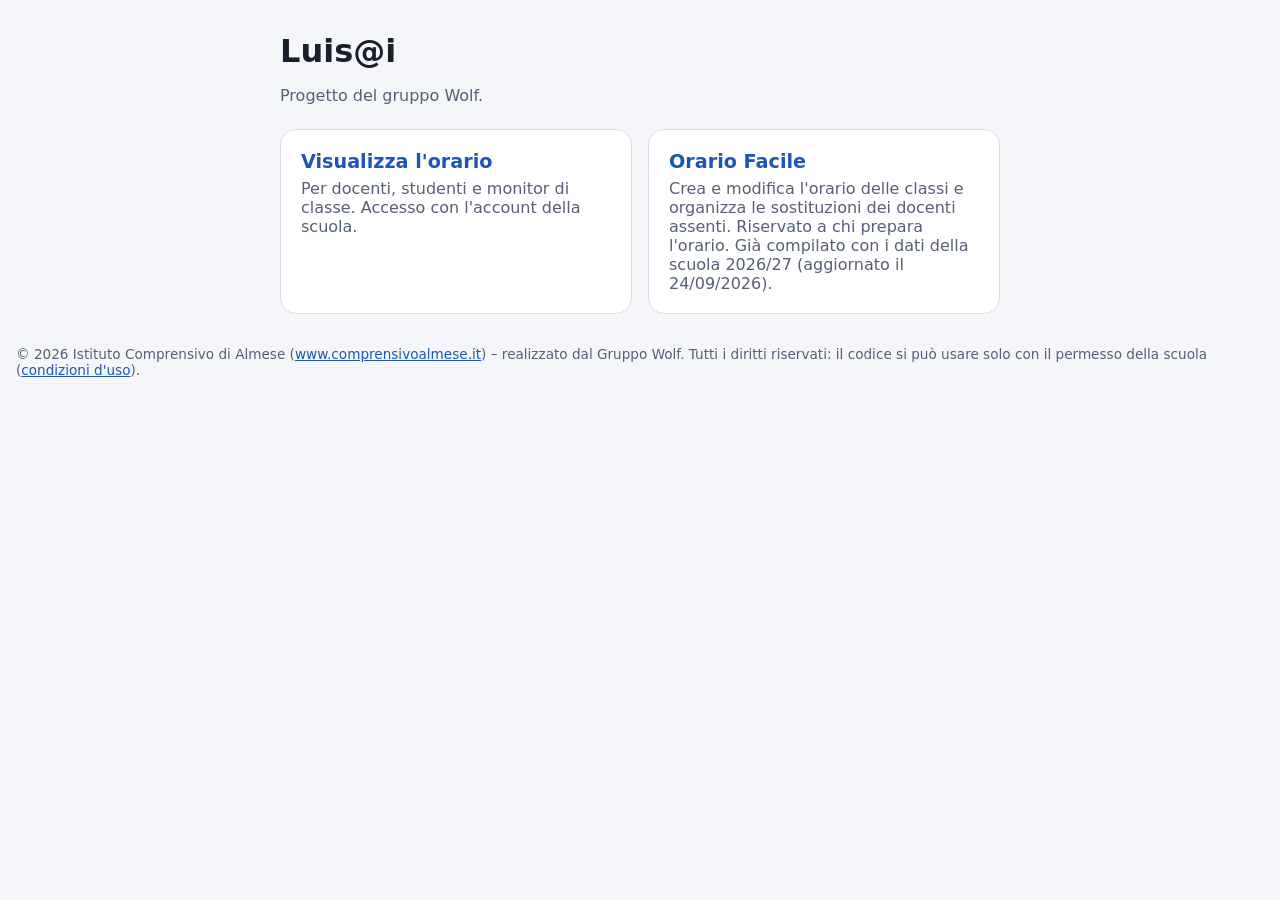
<file: index.html>
<!doctype html>
<!-- © 2026 Istituto Comprensivo di Almese (www.comprensivoalmese.it) – realizzato dal Gruppo Wolf.
     Tutti i diritti riservati: nessun uso senza permesso scritto della scuola (vedi LICENZA.md) -->
<html lang="it">
<head>
  <meta charset="utf-8">
  <meta name="viewport" content="width=device-width, initial-scale=1">
  <title>Luis@i – IC Almese</title>
  <link rel="icon" href="app/icone/icona.svg" type="image/svg+xml">
  <!-- Icona per iPhone/iPad quando si usa "Aggiungi alla schermata Home" (Apple non legge l'SVG) -->
  <link rel="apple-touch-icon" sizes="180x180" href="app/icone/apple-touch-icon.png">
  <style>
    :root { --sfondo: #f4f6fa; --scheda: #fff; --testo: #1a1f2b; --tenue: #566074; --primario: #1c56b8; --bordo: #d8dde7; }
    @media (prefers-color-scheme: dark) {
      :root { --sfondo: #11151c; --scheda: #1a2029; --testo: #e8ecf3; --tenue: #a3adbf; --primario: #7fa8f5; --bordo: #313a48; }
    }
    body { font-family: system-ui, sans-serif; margin: 0; padding: 32px 16px; background: var(--sfondo); color: var(--testo); }
    main { max-width: 720px; margin: 0 auto; }
    h1 { margin: 0 0 4px; }
    p { color: var(--tenue); }
    .schede { display: grid; gap: 16px; grid-template-columns: repeat(auto-fit, minmax(260px, 1fr)); margin-top: 24px; }
    /* Ogni scheda è un link grande, comodo da toccare */
    .scheda { display: block; padding: 20px; border-radius: 16px; background: var(--scheda); border: 1px solid var(--bordo); color: inherit; text-decoration: none; }
    .scheda:hover, .scheda:focus-visible { border-color: var(--primario); }
    .scheda strong { display: block; font-size: 1.2rem; color: var(--primario); margin-bottom: 6px; }
    .scheda span { color: var(--tenue); }
    .crediti { margin-top: 32px; font-size: .85rem; }
    .crediti a { color: var(--primario); }
  </style>
</head>
<body>
  <main>
    <h1>Luis@i</h1>
    <p>Progetto del gruppo Wolf.</p>
    <div class="schede">
      <a class="scheda" href="app/">
        <strong>Visualizza l'orario</strong>
        <span>Per docenti, studenti e monitor di classe. Accesso con l'account della scuola.</span>
      </a>
      <a class="scheda" href="orario-facile/">
        <strong>Orario Facile</strong>
        <span>Crea e modifica l'orario delle classi e organizza le sostituzioni dei docenti assenti. Riservato a chi prepara l'orario. Già compilato con i dati della scuola 2026/27 (aggiornato il 24/09/2026).</span>
      </a>
    </div>
  </main>
  <!-- Copyright e condizioni d'uso del codice (vedi LICENZA.md) -->
  <footer class="crediti">
    <p>© 2026 Istituto Comprensivo di Almese
      (<a href="https://www.comprensivoalmese.it">www.comprensivoalmese.it</a>) – realizzato dal Gruppo Wolf.
      Tutti i diritti riservati: il codice si può usare solo con il permesso della scuola
      (<a href="https://github.com/comprensivoalmese/orario/blob/main/LICENZA.md">condizioni d'uso</a>).</p>
  </footer>
</body>
</html>
</file>
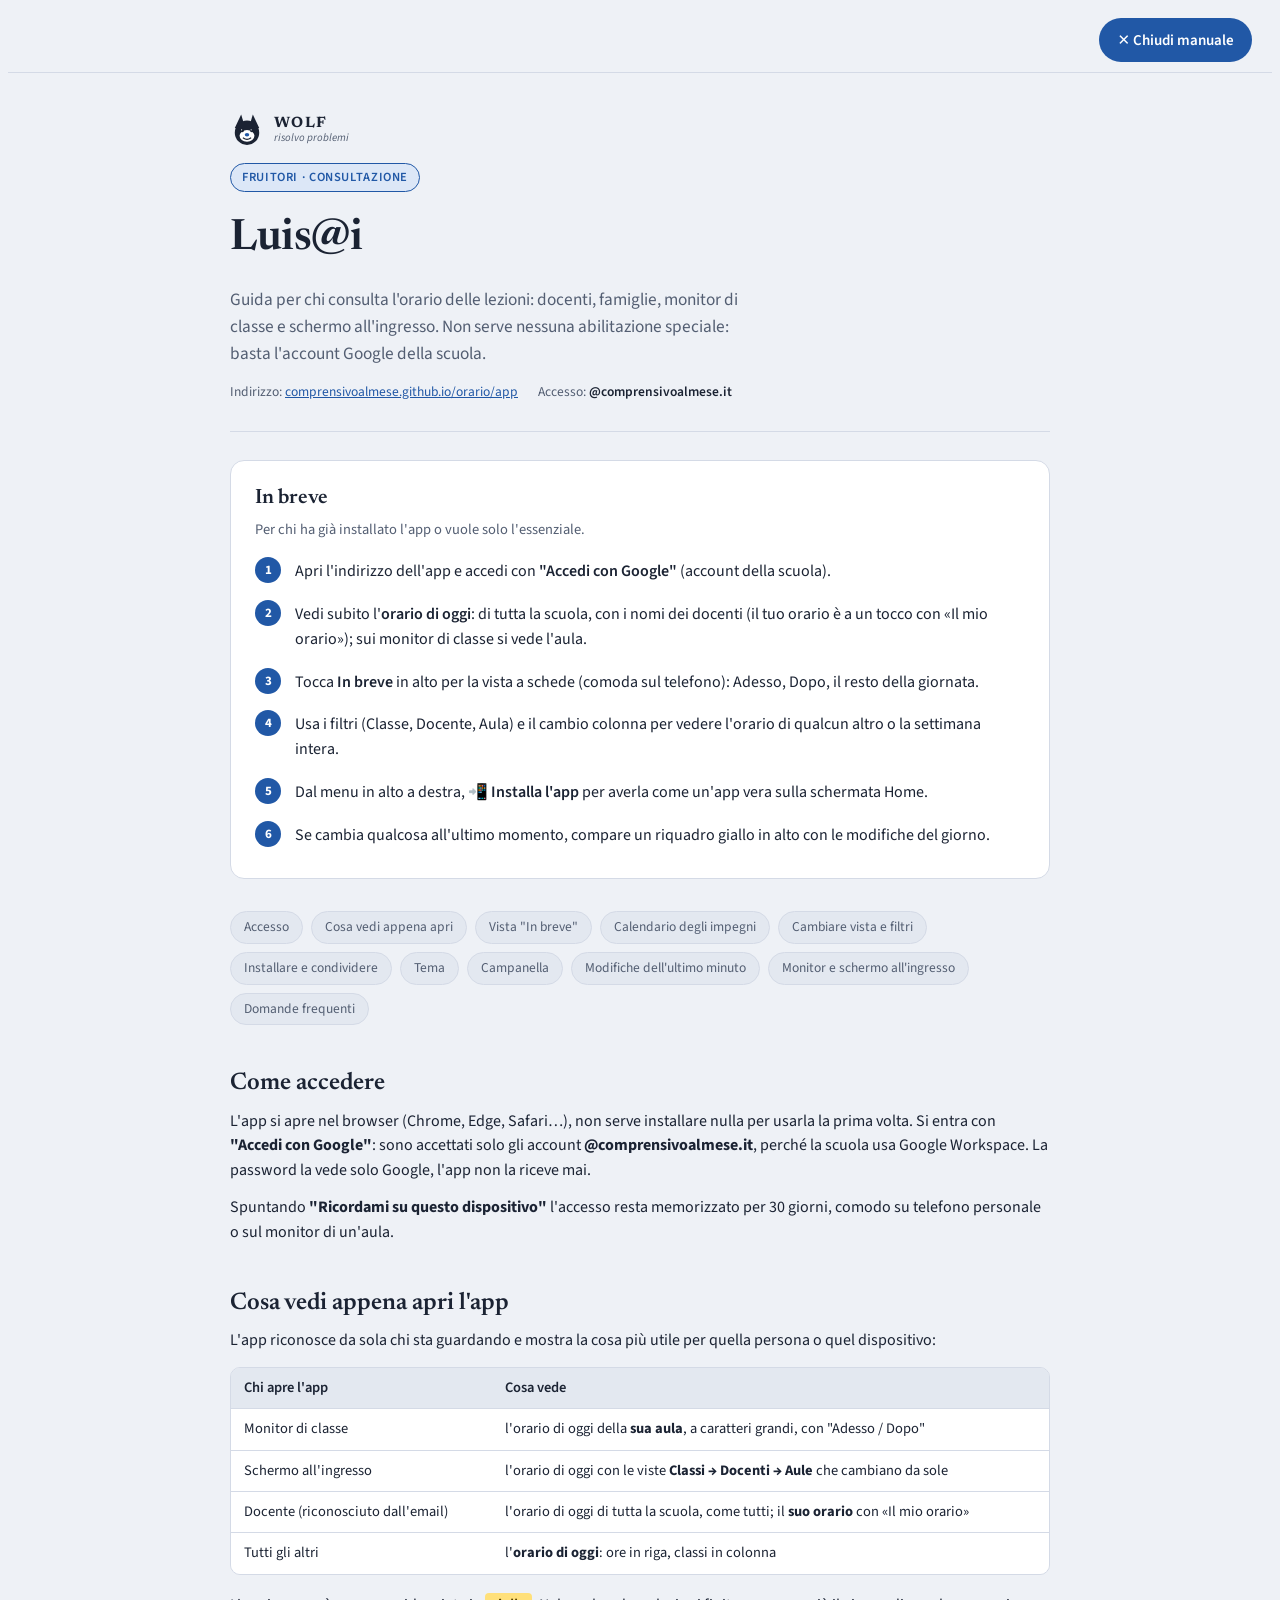
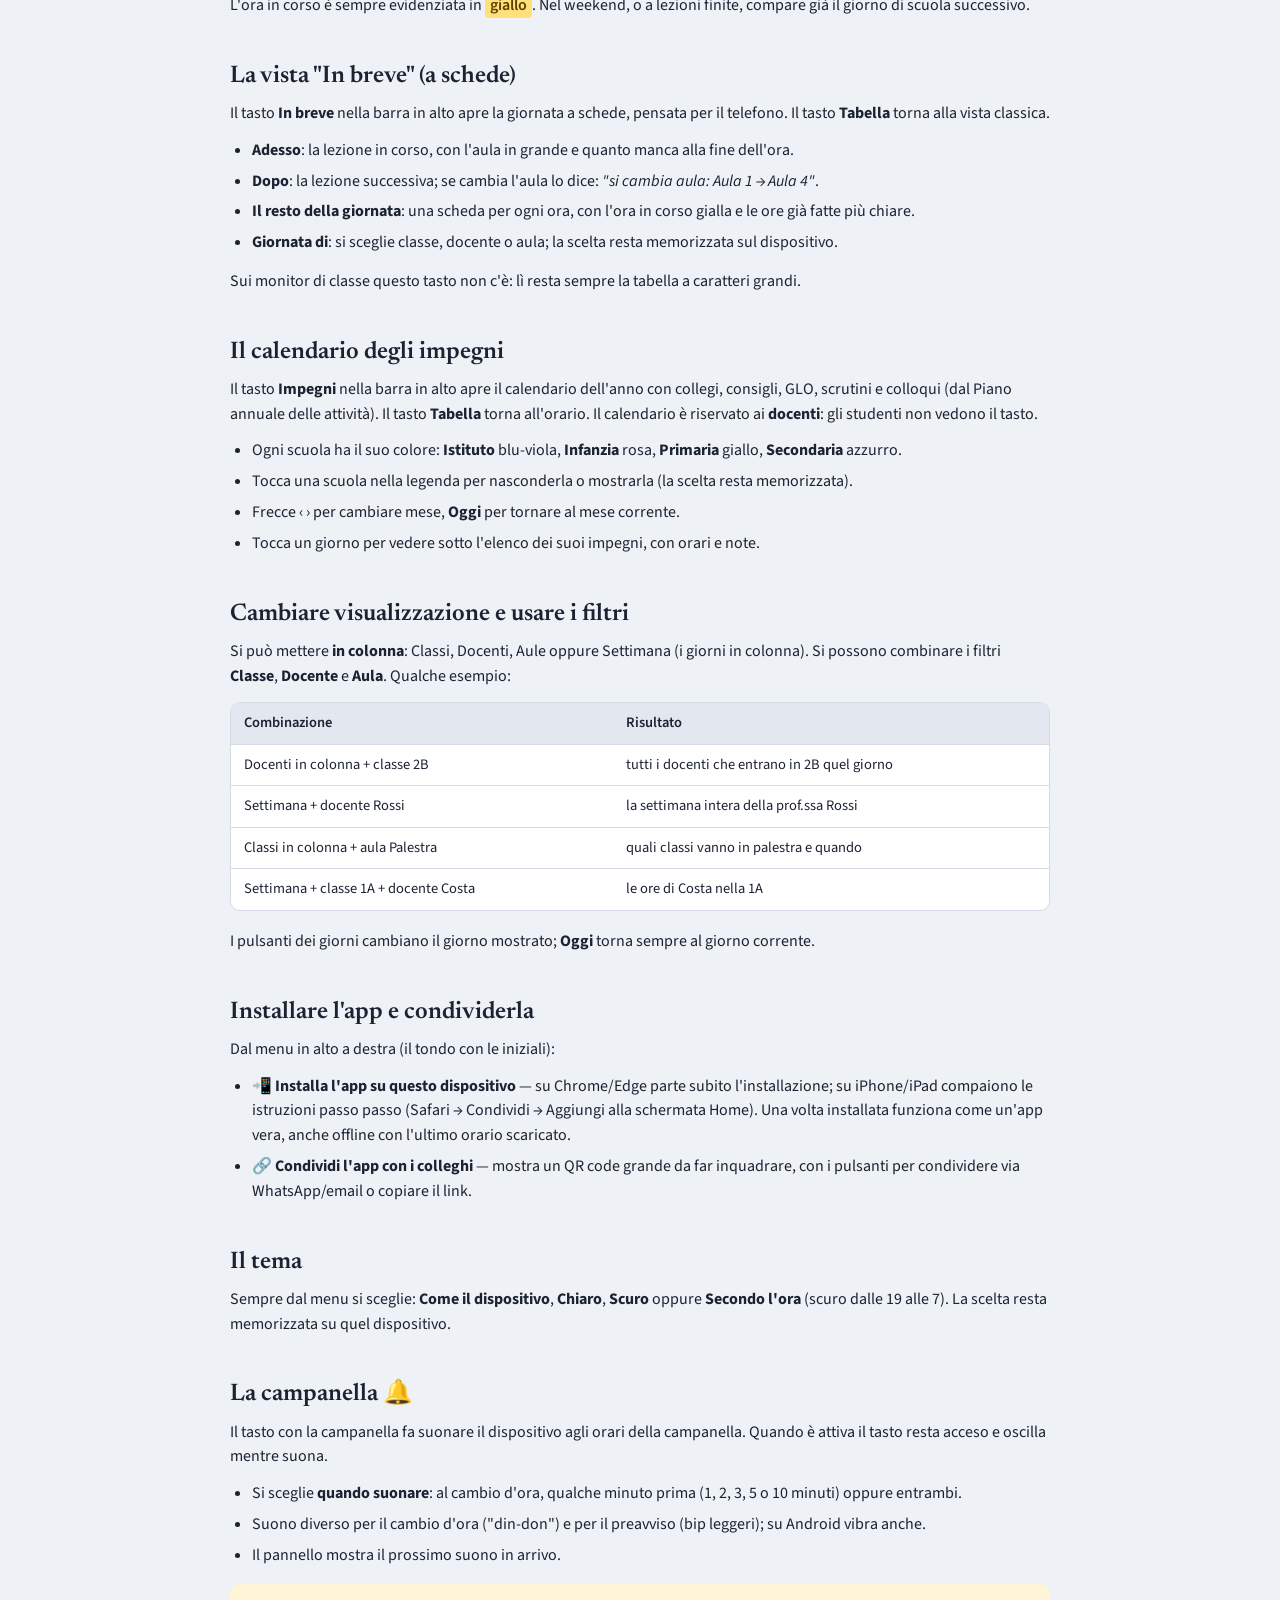
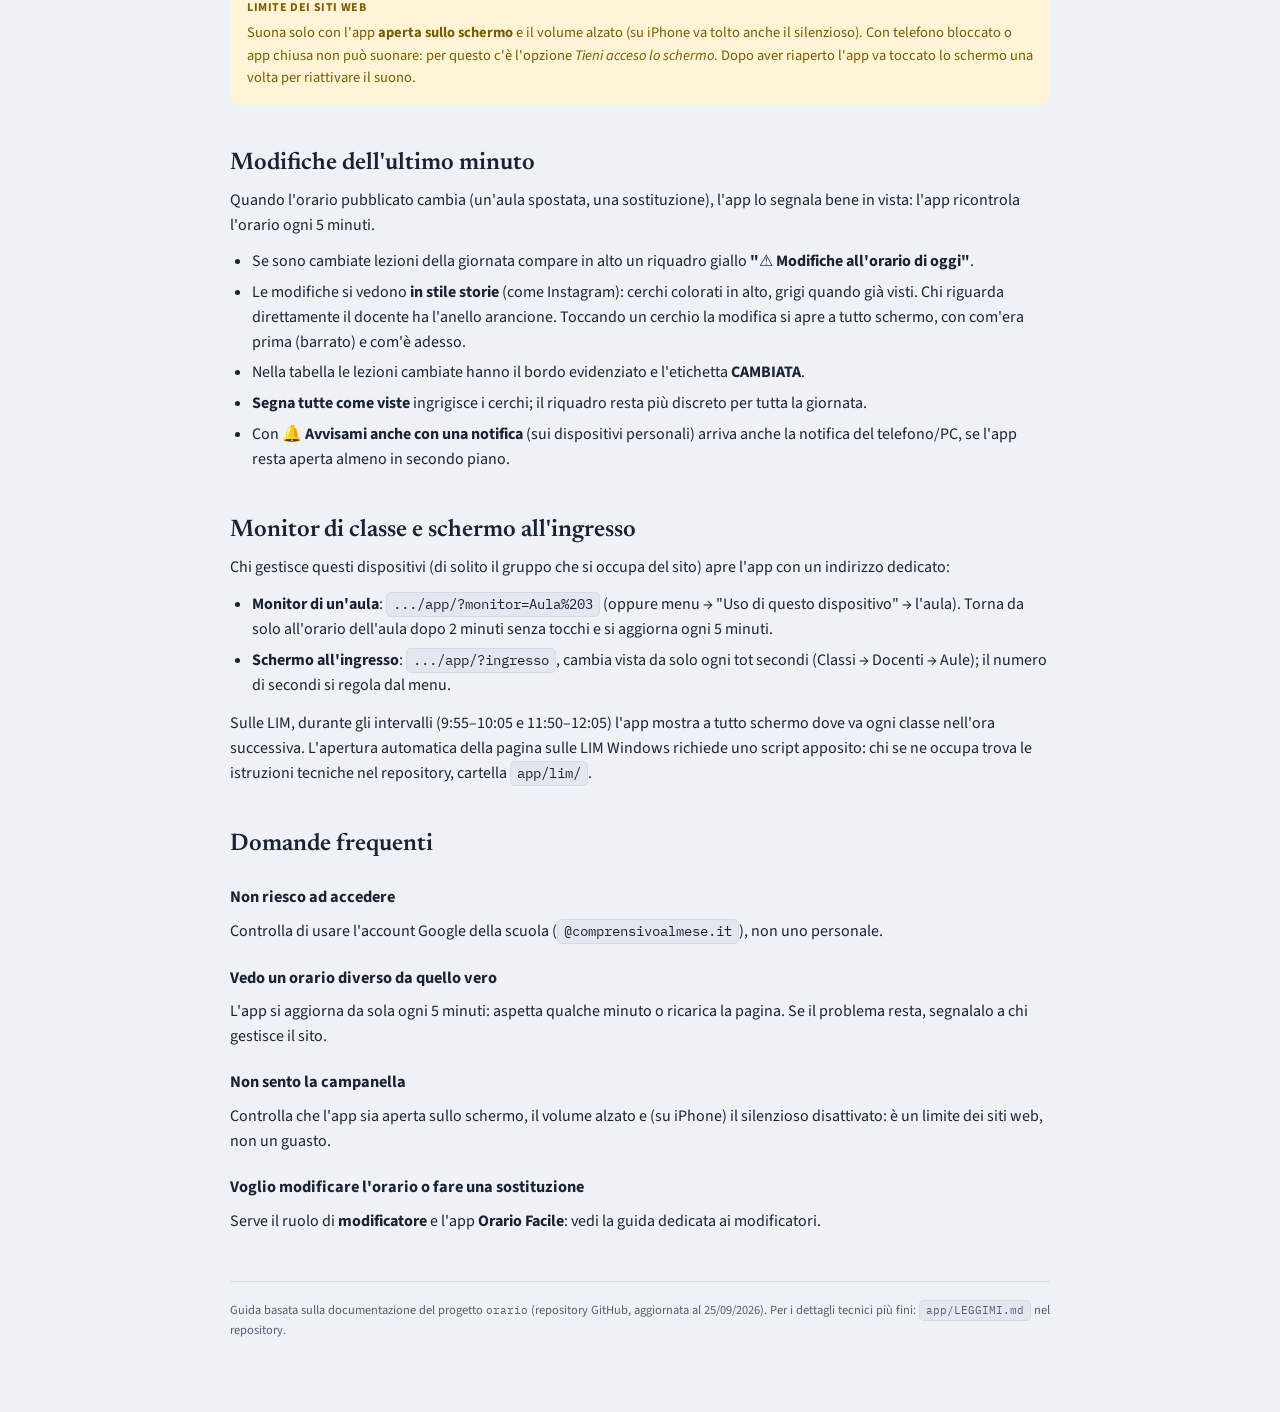
<file: app/manuale.html>
<!doctype html>
<html lang="it">
<head>
<meta charset="utf-8">
<meta name="viewport" content="width=device-width, initial-scale=1">
<title>Luis@i</title>
<style>
  @import url('https://fonts.googleapis.com/css2?family=Newsreader:ital,wght@0,400;0,500;0,600;0,700;1,500&family=Source+Sans+3:wght@400;500;600;700&family=IBM+Plex+Mono:wght@400;500&display=swap');

  :root{
    --bg:#EEF1F6; --surface:#FFFFFF; --surface-2:#E3E8F0;
    --ink:#1B2333; --ink-soft:#535E72; --line:#D4DAE6;
    --accent:#2158A6; --accent-ink:#FFFFFF; --accent-soft:#DCE7F7;
    --good:#2E7D52; --good-bg:#E4F3EA;
    --warn-bg:#FFF4D6; --warn-ink:#7A5B00;
    --hi:#FFE07A; --hi-ink:#5B4300;
    --font-display:"Newsreader", Georgia, serif;
    --font-body:"Source Sans 3", system-ui, sans-serif;
    --font-mono:"IBM Plex Mono", ui-monospace, monospace;
  }
  @media (prefers-color-scheme: dark){
    :root:not([data-theme="light"]){
      --bg:#10141D; --surface:#181E2A; --surface-2:#212938;
      --ink:#E7EAF2; --ink-soft:#9AA3B7; --line:#2B3345;
      --accent:#7FB0EE; --accent-ink:#0B1220; --accent-soft:#1E2B41;
      --good:#6ED3A0; --good-bg:#173226;
      --warn-bg:#3A2F12; --warn-ink:#F2C94C;
      --hi:#7A6420; --hi-ink:#FFE07A;
    }
  }
  :root[data-theme="dark"]{
    --bg:#10141D; --surface:#181E2A; --surface-2:#212938;
    --ink:#E7EAF2; --ink-soft:#9AA3B7; --line:#2B3345;
    --accent:#7FB0EE; --accent-ink:#0B1220; --accent-soft:#1E2B41;
    --good:#6ED3A0; --good-bg:#173226;
    --warn-bg:#3A2F12; --warn-ink:#F2C94C;
    --hi:#7A6420; --hi-ink:#FFE07A;
  }

  *{box-sizing:border-box;}
  body{
    background:var(--bg); color:var(--ink); font-family:var(--font-body);
    font-size:16px; line-height:1.55; padding-inline:20px;
  }
  .page{max-width:820px; margin:0 auto; padding-block:32px 64px;}

  code, .mono{font-family:var(--font-mono); font-size:0.88em;}
  .mono-tag{
    display:inline-block; background:var(--surface-2); border:1px solid var(--line);
    border-radius:5px; padding:1px 6px; font-family:var(--font-mono); font-size:0.85em;
  }

  a{color:var(--accent);}

  /* ---------- Hero ---------- */
  .hero{
    display:flex; flex-direction:column; gap:14px;
    padding-block:8px 28px; border-bottom:1px solid var(--line); margin-bottom:28px;
  }
  .team-logo{display:flex; align-items:center; gap:10px; margin-bottom:2px;}
  .team-text{display:flex; flex-direction:column; line-height:1.15;}
  .team-name{
    font-family:var(--font-display); font-weight:700; font-size:15px;
    letter-spacing:.09em; text-transform:uppercase; color:var(--ink);
  }
  .team-tag{font-size:11px; color:var(--ink-soft); font-style:italic;}
  .chip{
    display:inline-flex; align-items:center; gap:6px; width:fit-content;
    background:var(--accent-soft); color:var(--accent); border:1px solid var(--accent);
    font-size:12.5px; font-weight:600; letter-spacing:.05em; text-transform:uppercase;
    padding:4px 11px; border-radius:99px;
  }
  h1{
    font-family:var(--font-display); font-weight:600; font-size:clamp(2rem, 5vw, 2.7rem);
    margin:0; text-wrap:balance; letter-spacing:-0.01em;
  }
  .lede{font-size:1.08rem; color:var(--ink-soft); max-width:60ch; margin:0;}
  .meta{
    display:flex; flex-wrap:wrap; gap:8px 20px; font-size:13.5px; color:var(--ink-soft);
  }
  .meta b{color:var(--ink); font-weight:600;}

  /* ---------- Quick box ---------- */
  .quick{
    background:var(--surface); border:1px solid var(--line); border-radius:14px;
    padding:22px 24px 24px; margin-bottom:32px;
  }
  .quick h2{
    font-family:var(--font-display); font-size:1.3rem; margin:0 0 4px; font-weight:600;
  }
  .quick p.sub{margin:0 0 16px; color:var(--ink-soft); font-size:14.5px;}
  .quick ol{margin:0; padding-left:0; list-style:none; display:grid; gap:10px;}
  .quick li{
    display:grid; grid-template-columns:28px 1fr; gap:12px; align-items:start;
  }
  .quick li .n{
    background:var(--accent); color:var(--accent-ink); font-weight:700; font-size:13px;
    width:26px; height:26px; border-radius:50%; display:flex; align-items:center; justify-content:center;
    font-family:var(--font-body);
  }
  .quick li .t{padding-top:2px;}
  .quick li b{font-weight:600;}

  /* ---------- TOC ---------- */
  nav.toc{
    display:flex; flex-wrap:wrap; gap:8px; margin-bottom:40px;
  }
  nav.toc a{
    font-size:13.5px; color:var(--ink-soft); text-decoration:none;
    background:var(--surface-2); border:1px solid var(--line); border-radius:99px;
    padding:5px 13px;
  }
  nav.toc a:hover{color:var(--accent); border-color:var(--accent);}

  /* ---------- Sections ---------- */
  section{margin-bottom:40px; scroll-margin-top:16px;}
  section h2{
    font-family:var(--font-display); font-weight:600; font-size:1.5rem;
    margin:0 0 6px; padding-top:6px; border-top:1px solid var(--line);
    padding-top:20px;
  }
  section > h2:first-child{padding-top:0; border-top:none;}
  h3{font-family:var(--font-body); font-weight:700; font-size:1.02rem; margin:22px 0 8px;}
  p{margin:0 0 12px;}
  ul, ol{margin:0 0 14px; padding-left:22px;}
  li{margin-bottom:6px;}

  .tablewrap{overflow-x:auto; margin:14px 0 18px; border:1px solid var(--line); border-radius:10px;}
  table{border-collapse:collapse; width:100%; font-size:14.5px; min-width:480px;}
  th, td{text-align:left; padding:9px 13px; border-bottom:1px solid var(--line); vertical-align:top;}
  thead th{background:var(--surface-2); font-weight:600;}
  tbody tr:last-child td{border-bottom:none;}
  tbody{background:var(--surface);}

  .box{
    border-radius:10px; padding:14px 16px; margin:16px 0; font-size:14.5px;
    border:1px solid var(--line);
  }
  .box.nota{background:var(--surface-2);}
  .box.attenzione{background:var(--warn-bg); color:var(--warn-ink); border-color:transparent;}
  .box.attenzione b{color:var(--warn-ink);}
  .box p:last-child{margin-bottom:0;}
  .box .lbl{font-weight:700; font-size:12px; text-transform:uppercase; letter-spacing:.05em; display:block; margin-bottom:5px;}

  .swatch{
    display:inline-block; background:var(--hi); color:var(--hi-ink); border-radius:4px;
    padding:0 5px; font-weight:600;
  }

  footer{
    margin-top:48px; padding-top:18px; border-top:1px solid var(--line);
    font-size:12.5px; color:var(--ink-soft);
  }

  @media (max-width:520px){
    .quick{padding:18px 16px 20px;}
  }
  /* Barra con il tasto «Chiudi manuale»: resta sempre in alto anche scorrendo la pagina */
  .barra-manuale{
    position:sticky; top:0; z-index:10; display:flex; justify-content:flex-end;
    margin-inline:-20px; padding:10px 20px; background:var(--bg); border-bottom:1px solid var(--line);
  }
  .chiudi-manuale{
    font-family:var(--font-body); font-size:15px; font-weight:600; min-height:44px;
    background:var(--accent); color:var(--accent-ink); border:0; border-radius:99px; padding:9px 18px; cursor:pointer;
  }
  .chiudi-manuale:focus-visible{outline:3px solid var(--ink); outline-offset:2px;}
</style>
</head>
<body>
<header class="barra-manuale">
  <button type="button" class="chiudi-manuale" id="chiudiManuale" aria-label="Chiudi il manuale e torna all'app Luis@i">✕ Chiudi manuale</button>
</header>

<main class="page">

  <div class="hero">
    <div class="team-logo">
      <svg width="34" height="34" viewBox="0 0 64 64" aria-hidden="true">
        <polygon points="9,28 21,3 29,29" fill="var(--ink)"/>
        <polygon points="55,28 43,3 35,29" fill="var(--ink)"/>
        <circle cx="32" cy="37" r="23" fill="var(--ink)"/>
        <ellipse cx="32" cy="43" rx="14" ry="11" fill="var(--surface)"/>
        <circle cx="23" cy="33" r="3.4" fill="var(--ink)"/>
        <circle cx="41" cy="33" r="3.4" fill="var(--ink)"/>
        <circle cx="21.8" cy="31.7" r="1.1" fill="var(--surface)"/>
        <circle cx="39.8" cy="31.7" r="1.1" fill="var(--surface)"/>
        <ellipse cx="32" cy="41" rx="4.2" ry="3.2" fill="var(--accent)"/>
        <path d="M25,47 Q32,52 39,47" stroke="var(--ink)" stroke-width="2.2" fill="none" stroke-linecap="round"/>
      </svg>
      <span class="team-text">
        <span class="team-name">Wolf</span>
        <span class="team-tag">risolvo problemi</span>
      </span>
    </div>
    <span class="chip">Fruitori · consultazione</span>
    <h1>Luis@i</h1>
    <p class="lede">Guida per chi consulta l'orario delle lezioni: docenti, famiglie, monitor di classe e schermo all'ingresso. Non serve nessuna abilitazione speciale: basta l'account Google della scuola.</p>
    <div class="meta">
      <span>Indirizzo: <a href="https://comprensivoalmese.github.io/orario/app/" target="_blank" rel="noopener">comprensivoalmese.github.io/orario/app</a></span>
      <span>Accesso: <b>@comprensivoalmese.it</b></span>
    </div>
  </div>

  <div class="quick">
    <h2>In breve</h2>
    <p class="sub">Per chi ha già installato l'app o vuole solo l'essenziale.</p>
    <ol>
      <li><span class="n">1</span><span class="t">Apri l'indirizzo dell'app e accedi con <b>"Accedi con Google"</b> (account della scuola).</span></li>
      <li><span class="n">2</span><span class="t">Vedi subito l'<b>orario di oggi</b>: di tutta la scuola, con i nomi dei docenti (il tuo orario è a un tocco con «Il mio orario»); sui monitor di classe si vede l'aula.</span></li>
      <li><span class="n">3</span><span class="t">Tocca <b>In breve</b> in alto per la vista a schede (comoda sul telefono): Adesso, Dopo, il resto della giornata.</span></li>
      <li><span class="n">4</span><span class="t">Usa i filtri (Classe, Docente, Aula) e il cambio colonna per vedere l'orario di qualcun altro o la settimana intera.</span></li>
      <li><span class="n">5</span><span class="t">Dal menu in alto a destra, <b>📲 Installa l'app</b> per averla come un'app vera sulla schermata Home.</span></li>
      <li><span class="n">6</span><span class="t">Se cambia qualcosa all'ultimo momento, compare un riquadro giallo in alto con le modifiche del giorno.</span></li>
    </ol>
  </div>

  <nav class="toc">
    <a href="#accesso">Accesso</a>
    <a href="#apertura">Cosa vedi appena apri</a>
    <a href="#breve">Vista "In breve"</a>
    <a href="#impegni">Calendario degli impegni</a>
    <a href="#viste">Cambiare vista e filtri</a>
    <a href="#installare">Installare e condividere</a>
    <a href="#tema">Tema</a>
    <a href="#campanella">Campanella</a>
    <a href="#modifiche">Modifiche dell'ultimo minuto</a>
    <a href="#dispositivi">Monitor e schermo all'ingresso</a>
    <a href="#faq">Domande frequenti</a>
  </nav>

  <section id="accesso">
    <h2>Come accedere</h2>
    <p>L'app si apre nel browser (Chrome, Edge, Safari…), non serve installare nulla per usarla la prima volta. Si entra con <b>"Accedi con Google"</b>: sono accettati solo gli account <b>@comprensivoalmese.it</b>, perché la scuola usa Google Workspace. La password la vede solo Google, l'app non la riceve mai.</p>
    <p>Spuntando <b>"Ricordami su questo dispositivo"</b> l'accesso resta memorizzato per 30 giorni, comodo su telefono personale o sul monitor di un'aula.</p>
  </section>

  <section id="apertura">
    <h2>Cosa vedi appena apri l'app</h2>
    <p>L'app riconosce da sola chi sta guardando e mostra la cosa più utile per quella persona o quel dispositivo:</p>
    <div class="tablewrap">
      <table>
        <thead><tr><th>Chi apre l'app</th><th>Cosa vede</th></tr></thead>
        <tbody>
          <tr><td>Monitor di classe</td><td>l'orario di oggi della <b>sua aula</b>, a caratteri grandi, con "Adesso / Dopo"</td></tr>
          <tr><td>Schermo all'ingresso</td><td>l'orario di oggi con le viste <b>Classi → Docenti → Aule</b> che cambiano da sole</td></tr>
          <tr><td>Docente (riconosciuto dall'email)</td><td>l'orario di oggi di tutta la scuola, come tutti; il <b>suo orario</b> con «Il mio orario»</td></tr>
          <tr><td>Tutti gli altri</td><td>l'<b>orario di oggi</b>: ore in riga, classi in colonna</td></tr>
        </tbody>
      </table>
    </div>
    <p>L'ora in corso è sempre evidenziata in <span class="swatch">giallo</span>. Nel weekend, o a lezioni finite, compare già il giorno di scuola successivo.</p>
  </section>

  <section id="breve">
    <h2>La vista "In breve" (a schede)</h2>
    <p>Il tasto <b>In breve</b> nella barra in alto apre la giornata a schede, pensata per il telefono. Il tasto <b>Tabella</b> torna alla vista classica.</p>
    <ul>
      <li><b>Adesso</b>: la lezione in corso, con l'aula in grande e quanto manca alla fine dell'ora.</li>
      <li><b>Dopo</b>: la lezione successiva; se cambia l'aula lo dice: <i>"si cambia aula: Aula 1 → Aula 4"</i>.</li>
      <li><b>Il resto della giornata</b>: una scheda per ogni ora, con l'ora in corso gialla e le ore già fatte più chiare.</li>
      <li><b>Giornata di</b>: si sceglie classe, docente o aula; la scelta resta memorizzata sul dispositivo.</li>
    </ul>
    <p>Sui monitor di classe questo tasto non c'è: lì resta sempre la tabella a caratteri grandi.</p>
  </section>

  <section id="impegni">
    <h2>Il calendario degli impegni</h2>
    <p>Il tasto <b>Impegni</b> nella barra in alto apre il calendario dell'anno con collegi, consigli, GLO, scrutini e colloqui (dal Piano annuale delle attività). Il tasto <b>Tabella</b> torna all'orario. Il calendario è riservato ai <b>docenti</b>: gli studenti non vedono il tasto.</p>
    <ul>
      <li>Ogni scuola ha il suo colore: <b>Istituto</b> blu-viola, <b>Infanzia</b> rosa, <b>Primaria</b> giallo, <b>Secondaria</b> azzurro.</li>
      <li>Tocca una scuola nella legenda per nasconderla o mostrarla (la scelta resta memorizzata).</li>
      <li>Frecce ‹ › per cambiare mese, <b>Oggi</b> per tornare al mese corrente.</li>
      <li>Tocca un giorno per vedere sotto l'elenco dei suoi impegni, con orari e note.</li>
    </ul>
  </section>

  <section id="viste">
    <h2>Cambiare visualizzazione e usare i filtri</h2>
    <p>Si può mettere <b>in colonna</b>: Classi, Docenti, Aule oppure Settimana (i giorni in colonna). Si possono combinare i filtri <b>Classe</b>, <b>Docente</b> e <b>Aula</b>. Qualche esempio:</p>
    <div class="tablewrap">
      <table>
        <thead><tr><th>Combinazione</th><th>Risultato</th></tr></thead>
        <tbody>
          <tr><td>Docenti in colonna + classe 2B</td><td>tutti i docenti che entrano in 2B quel giorno</td></tr>
          <tr><td>Settimana + docente Rossi</td><td>la settimana intera della prof.ssa Rossi</td></tr>
          <tr><td>Classi in colonna + aula Palestra</td><td>quali classi vanno in palestra e quando</td></tr>
          <tr><td>Settimana + classe 1A + docente Costa</td><td>le ore di Costa nella 1A</td></tr>
        </tbody>
      </table>
    </div>
    <p>I pulsanti dei giorni cambiano il giorno mostrato; <b>Oggi</b> torna sempre al giorno corrente.</p>
  </section>

  <section id="installare">
    <h2>Installare l'app e condividerla</h2>
    <p>Dal menu in alto a destra (il tondo con le iniziali):</p>
    <ul>
      <li><b>📲 Installa l'app su questo dispositivo</b> — su Chrome/Edge parte subito l'installazione; su iPhone/iPad compaiono le istruzioni passo passo (Safari → Condividi → Aggiungi alla schermata Home). Una volta installata funziona come un'app vera, anche offline con l'ultimo orario scaricato.</li>
      <li><b>🔗 Condividi l'app con i colleghi</b> — mostra un QR code grande da far inquadrare, con i pulsanti per condividere via WhatsApp/email o copiare il link.</li>
    </ul>
  </section>

  <section id="tema">
    <h2>Il tema</h2>
    <p>Sempre dal menu si sceglie: <b>Come il dispositivo</b>, <b>Chiaro</b>, <b>Scuro</b> oppure <b>Secondo l'ora</b> (scuro dalle 19 alle 7). La scelta resta memorizzata su quel dispositivo.</p>
  </section>

  <section id="campanella">
    <h2>La campanella 🔔</h2>
    <p>Il tasto con la campanella fa suonare il dispositivo agli orari della campanella. Quando è attiva il tasto resta acceso e oscilla mentre suona.</p>
    <ul>
      <li>Si sceglie <b>quando suonare</b>: al cambio d'ora, qualche minuto prima (1, 2, 3, 5 o 10 minuti) oppure entrambi.</li>
      <li>Suono diverso per il cambio d'ora ("din-don") e per il preavviso (bip leggeri); su Android vibra anche.</li>
      <li>Il pannello mostra il prossimo suono in arrivo.</li>
    </ul>
    <div class="box attenzione">
      <span class="lbl">Limite dei siti web</span>
      <p>Suona solo con l'app <b>aperta sullo schermo</b> e il volume alzato (su iPhone va tolto anche il silenzioso). Con telefono bloccato o app chiusa non può suonare: per questo c'è l'opzione <i>Tieni acceso lo schermo</i>. Dopo aver riaperto l'app va toccato lo schermo una volta per riattivare il suono.</p>
    </div>
  </section>

  <section id="modifiche">
    <h2>Modifiche dell'ultimo minuto</h2>
    <p>Quando l'orario pubblicato cambia (un'aula spostata, una sostituzione), l'app lo segnala bene in vista: l'app ricontrola l'orario ogni 5 minuti.</p>
    <ul>
      <li>Se sono cambiate lezioni della giornata compare in alto un riquadro giallo <b>"⚠️ Modifiche all'orario di oggi"</b>.</li>
      <li>Le modifiche si vedono <b>in stile storie</b> (come Instagram): cerchi colorati in alto, grigi quando già visti. Chi riguarda direttamente il docente ha l'anello arancione. Toccando un cerchio la modifica si apre a tutto schermo, con com'era prima (barrato) e com'è adesso.</li>
      <li>Nella tabella le lezioni cambiate hanno il bordo evidenziato e l'etichetta <b>CAMBIATA</b>.</li>
      <li><b>Segna tutte come viste</b> ingrigisce i cerchi; il riquadro resta più discreto per tutta la giornata.</li>
      <li>Con <b>🔔 Avvisami anche con una notifica</b> (sui dispositivi personali) arriva anche la notifica del telefono/PC, se l'app resta aperta almeno in secondo piano.</li>
    </ul>
  </section>

  <section id="dispositivi">
    <h2>Monitor di classe e schermo all'ingresso</h2>
    <p>Chi gestisce questi dispositivi (di solito il gruppo che si occupa del sito) apre l'app con un indirizzo dedicato:</p>
    <ul>
      <li><b>Monitor di un'aula</b>: <code class="mono-tag">.../app/?monitor=Aula%203</code> (oppure menu → "Uso di questo dispositivo" → l'aula). Torna da solo all'orario dell'aula dopo 2 minuti senza tocchi e si aggiorna ogni 5 minuti.</li>
      <li><b>Schermo all'ingresso</b>: <code class="mono-tag">.../app/?ingresso</code>, cambia vista da solo ogni tot secondi (Classi → Docenti → Aule); il numero di secondi si regola dal menu.</li>
    </ul>
    <p>Sulle LIM, durante gli intervalli (9:55–10:05 e 11:50–12:05) l'app mostra a tutto schermo dove va ogni classe nell'ora successiva. L'apertura automatica della pagina sulle LIM Windows richiede uno script apposito: chi se ne occupa trova le istruzioni tecniche nel repository, cartella <code class="mono-tag">app/lim/</code>.</p>
  </section>

  <section id="faq">
    <h2>Domande frequenti</h2>
    <h3>Non riesco ad accedere</h3>
    <p>Controlla di usare l'account Google della scuola (<code class="mono-tag">@comprensivoalmese.it</code>), non uno personale.</p>
    <h3>Vedo un orario diverso da quello vero</h3>
    <p>L'app si aggiorna da sola ogni 5 minuti: aspetta qualche minuto o ricarica la pagina. Se il problema resta, segnalalo a chi gestisce il sito.</p>
    <h3>Non sento la campanella</h3>
    <p>Controlla che l'app sia aperta sullo schermo, il volume alzato e (su iPhone) il silenzioso disattivato: è un limite dei siti web, non un guasto.</p>
    <h3>Voglio modificare l'orario o fare una sostituzione</h3>
    <p>Serve il ruolo di <b>modificatore</b> e l'app <b>Orario Facile</b>: vedi la guida dedicata ai modificatori.</p>
  </section>

  <footer>
    Guida basata sulla documentazione del progetto <span class="mono">orario</span> (repository GitHub, aggiornata al 25/09/2026). Per i dettagli tecnici più fini: <code class="mono-tag">app/LEGGIMI.md</code> nel repository.
  </footer>

</main>
<script>
  /*
    «Chiudi manuale» (anche con il tasto Esc): torna alla pagina da cui si è arrivati (all'app Luis@i).
    Se il manuale è stato aperto da solo (link diretto o scheda nuova) prova a chiudere la scheda
    e, se il browser non lo permette, apre la pagina principale.
  */
  (() => {
    function chiudi() {
      let dalSito = false;
      try { dalSito = !!document.referrer && new URL(document.referrer).origin === location.origin; } catch (e) { /* indirizzo non valido */ }
      if (dalSito && history.length > 1) { history.back(); return; }
      window.close();
      setTimeout(() => { location.href = './'; }, 300);
    }
    document.getElementById('chiudiManuale').addEventListener('click', chiudi);
    document.addEventListener('keydown', e => { if (e.key === 'Escape') chiudi(); });
  })();
</script>
</body>
</html>
</file>
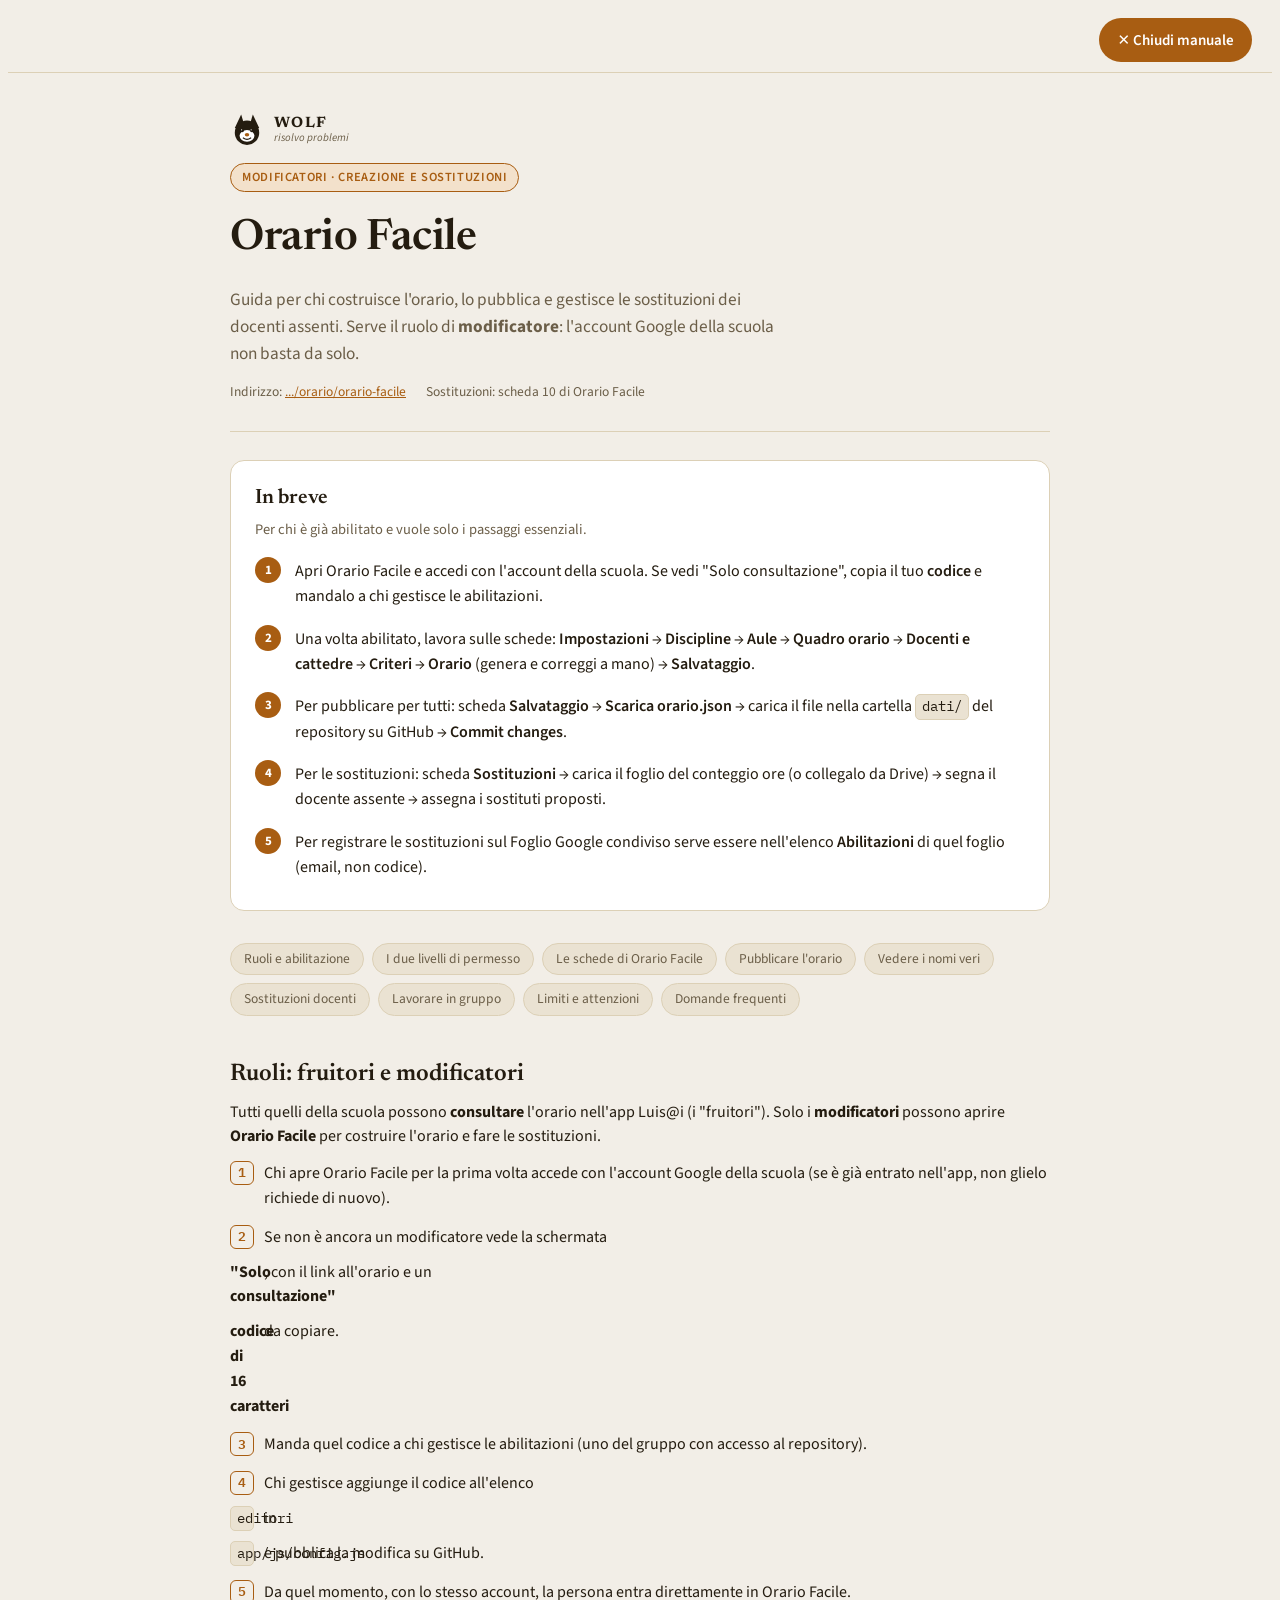
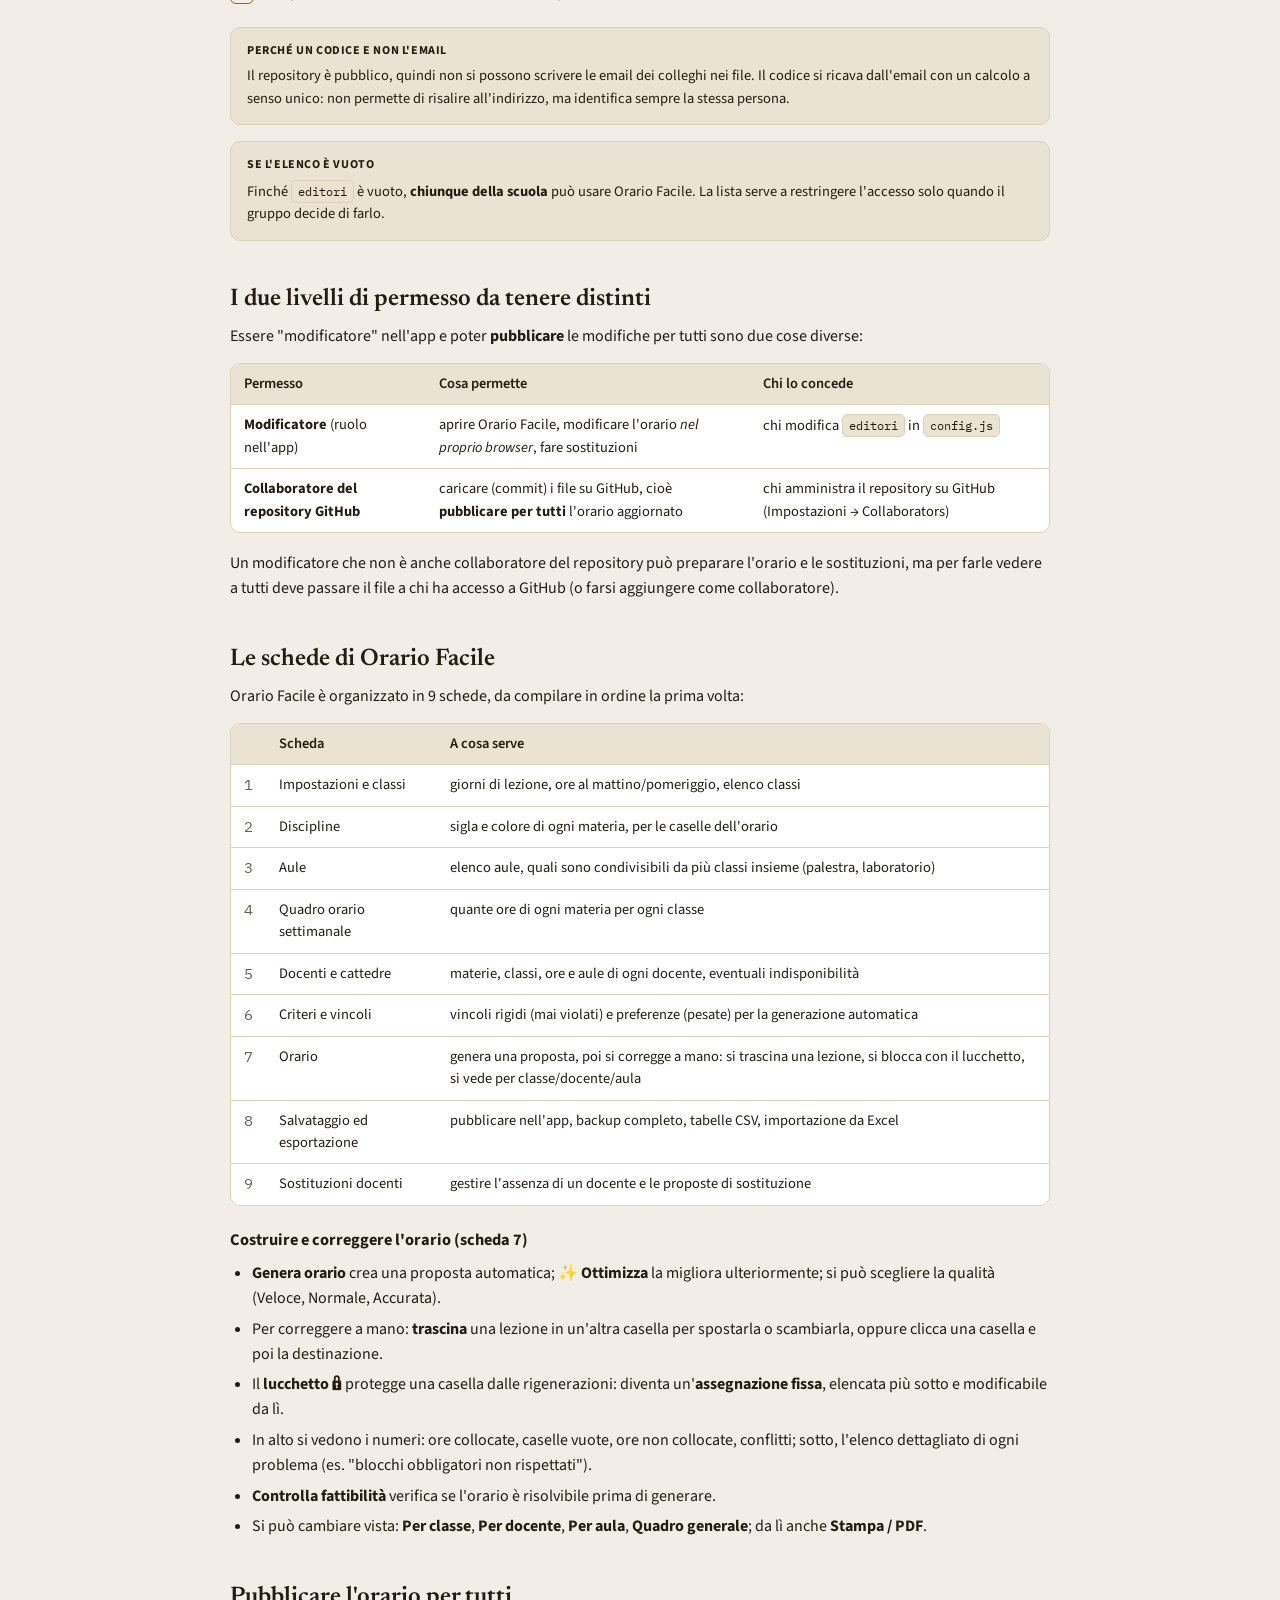
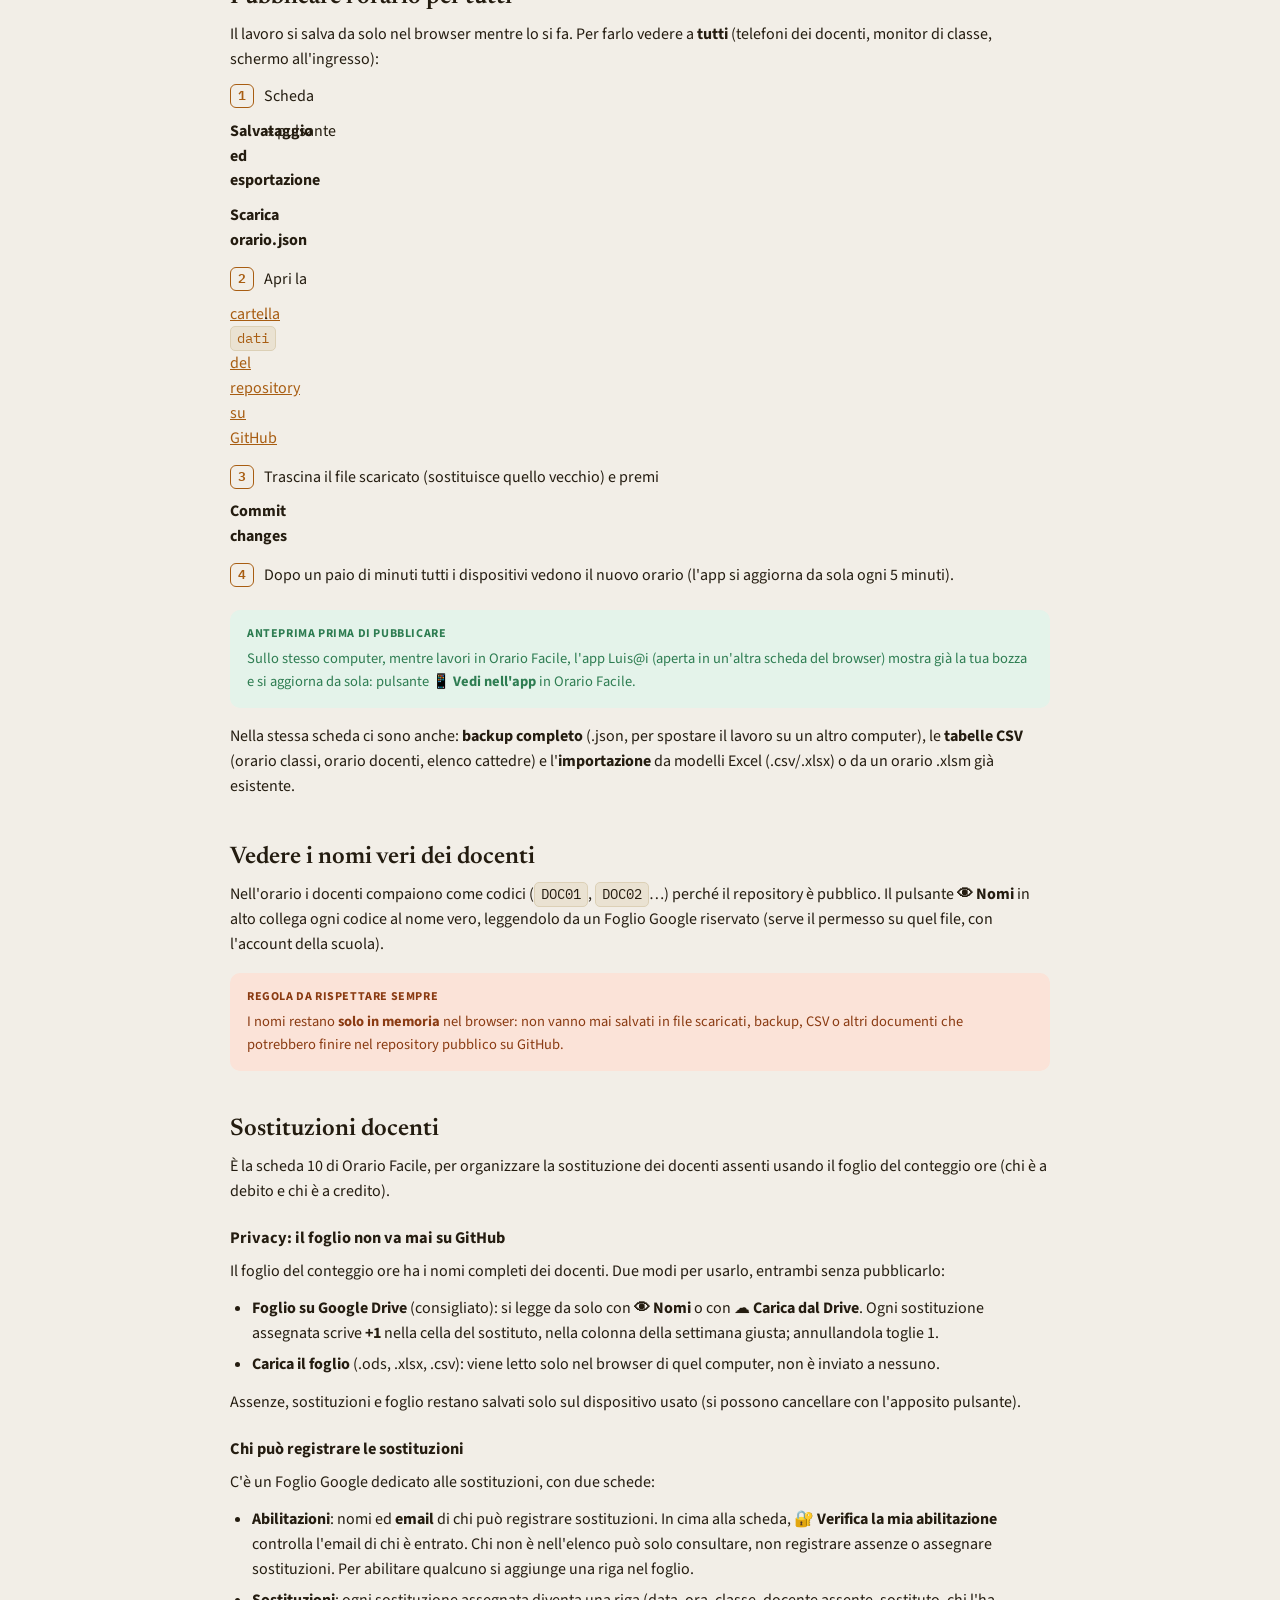
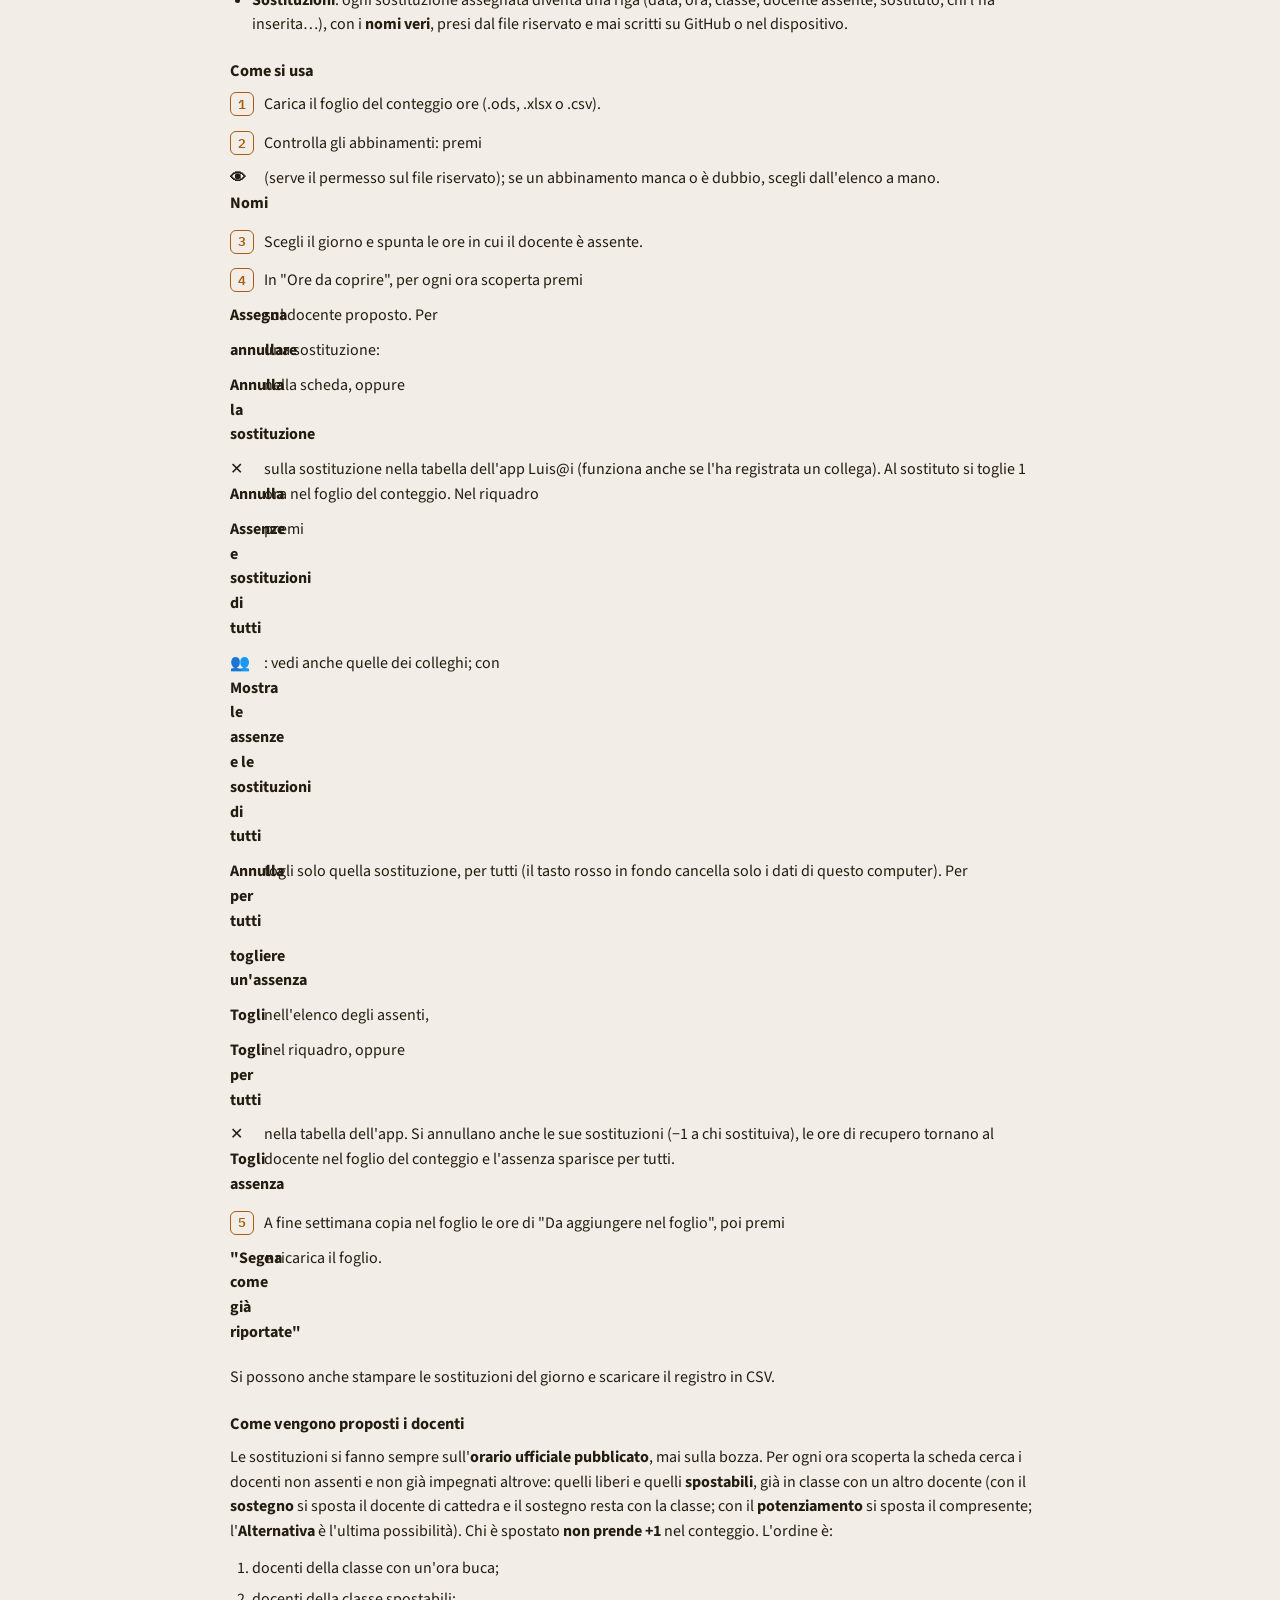
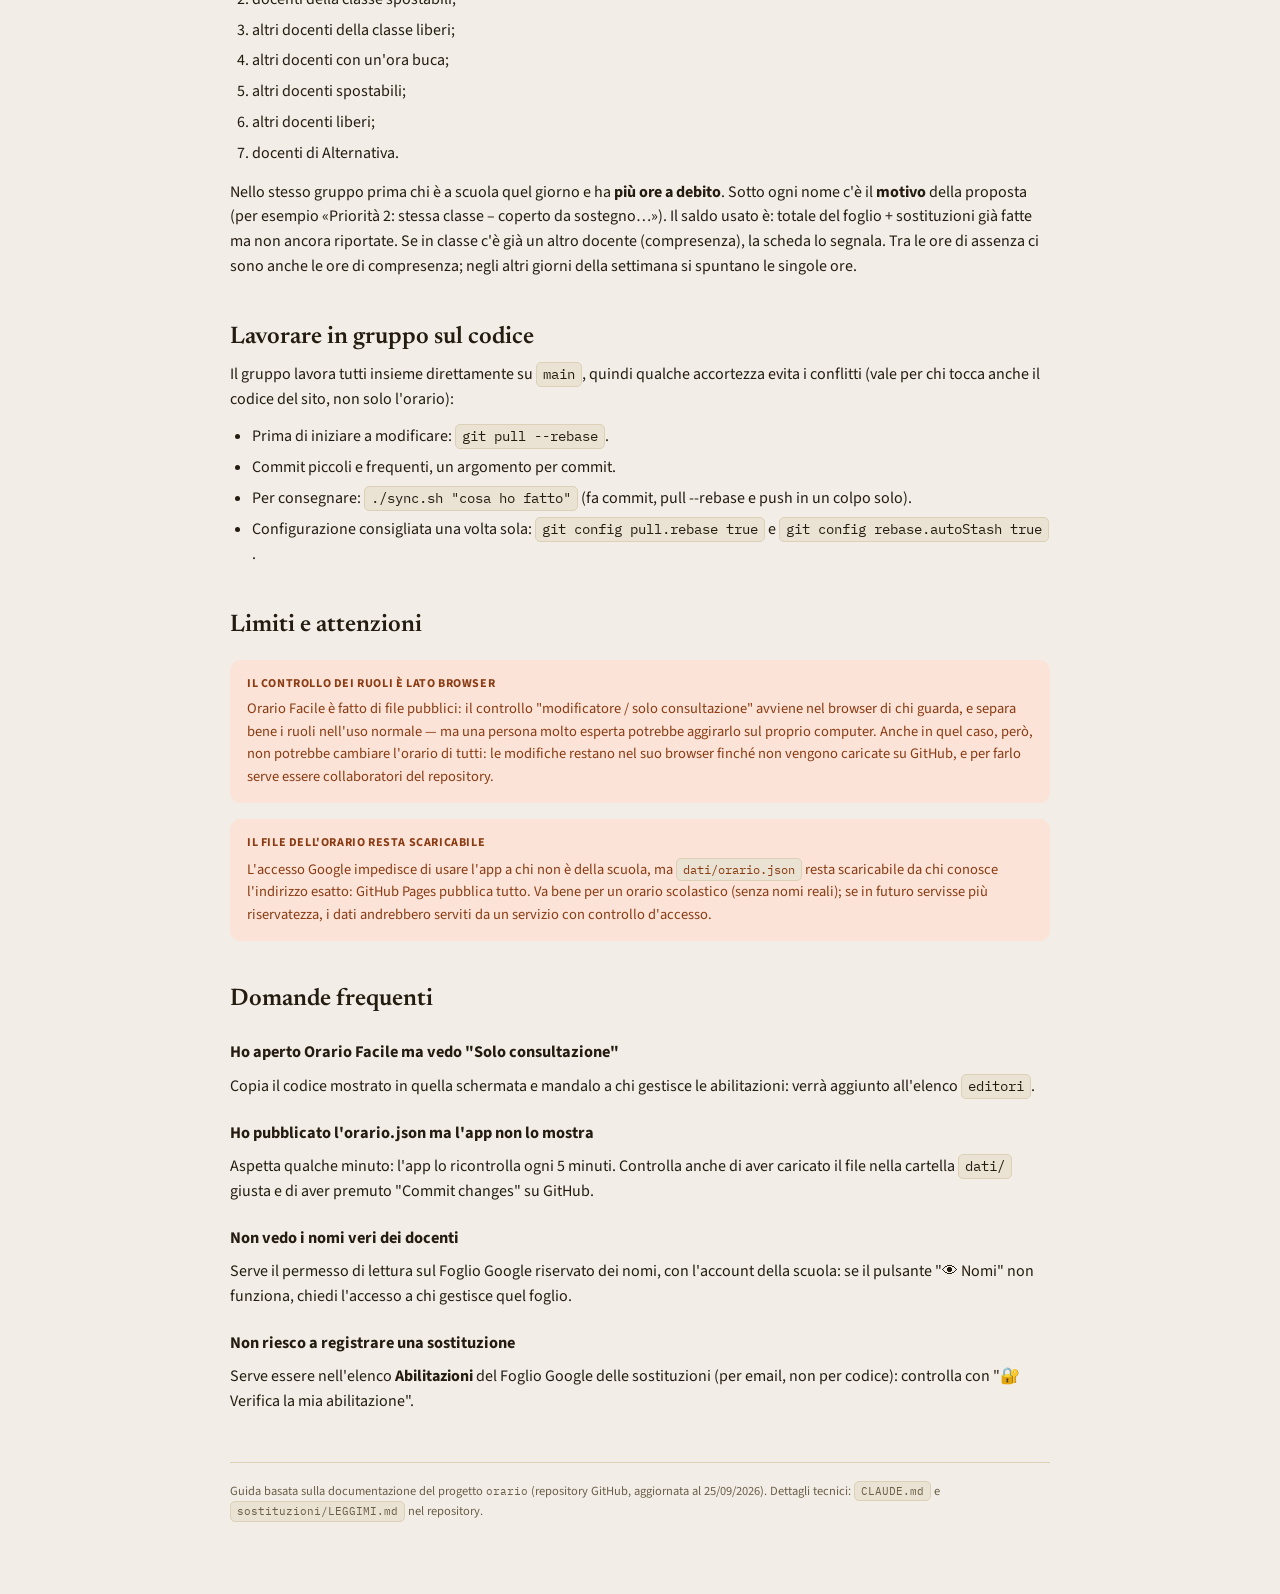
<file: orario-facile/manuale.html>
<!doctype html>
<html lang="it">
<head>
<meta charset="utf-8">
<meta name="viewport" content="width=device-width, initial-scale=1">
<title>Orario Facile</title>
<style>
  @import url('https://fonts.googleapis.com/css2?family=Newsreader:ital,wght@0,400;0,500;0,600;0,700;1,500&family=Source+Sans+3:wght@400;500;600;700&family=IBM+Plex+Mono:wght@400;500&display=swap');

  :root{
    --bg:#F2EEE7; --surface:#FFFFFF; --surface-2:#EAE2D2;
    --ink:#241C10; --ink-soft:#6B5E48; --line:#DCD0B6;
    --accent:#A85D12; --accent-ink:#FFFFFF; --accent-soft:#F3E1CB;
    --good:#2E7D52; --good-bg:#E4F3EA;
    --warn-bg:#FBE3D8; --warn-ink:#8A3B12;
    --hi:#FFE07A; --hi-ink:#5B4300;
    --font-display:"Newsreader", Georgia, serif;
    --font-body:"Source Sans 3", system-ui, sans-serif;
    --font-mono:"IBM Plex Mono", ui-monospace, monospace;
  }
  @media (prefers-color-scheme: dark){
    :root:not([data-theme="light"]){
      --bg:#171310; --surface:#1F1A15; --surface-2:#2A231B;
      --ink:#F1E9DC; --ink-soft:#B8A98F; --line:#3A3123;
      --accent:#E3A24D; --accent-ink:#241300; --accent-soft:#3A2A16;
      --good:#6ED3A0; --good-bg:#173226;
      --warn-bg:#3A2314; --warn-ink:#F2A96A;
      --hi:#7A6420; --hi-ink:#FFE07A;
    }
  }
  :root[data-theme="dark"]{
    --bg:#171310; --surface:#1F1A15; --surface-2:#2A231B;
    --ink:#F1E9DC; --ink-soft:#B8A98F; --line:#3A3123;
    --accent:#E3A24D; --accent-ink:#241300; --accent-soft:#3A2A16;
    --good:#6ED3A0; --good-bg:#173226;
    --warn-bg:#3A2314; --warn-ink:#F2A96A;
    --hi:#7A6420; --hi-ink:#FFE07A;
  }

  *{box-sizing:border-box;}
  body{
    background:var(--bg); color:var(--ink); font-family:var(--font-body);
    font-size:16px; line-height:1.55; padding-inline:20px;
  }
  .page{max-width:820px; margin:0 auto; padding-block:32px 64px;}

  code, .mono{font-family:var(--font-mono); font-size:0.88em;}
  .mono-tag{
    display:inline-block; background:var(--surface-2); border:1px solid var(--line);
    border-radius:5px; padding:1px 6px; font-family:var(--font-mono); font-size:0.85em;
  }
  a{color:var(--accent);}

  .hero{
    display:flex; flex-direction:column; gap:14px;
    padding-block:8px 28px; border-bottom:1px solid var(--line); margin-bottom:28px;
  }
  .team-logo{display:flex; align-items:center; gap:10px; margin-bottom:2px;}
  .team-text{display:flex; flex-direction:column; line-height:1.15;}
  .team-name{
    font-family:var(--font-display); font-weight:700; font-size:15px;
    letter-spacing:.09em; text-transform:uppercase; color:var(--ink);
  }
  .team-tag{font-size:11px; color:var(--ink-soft); font-style:italic;}
  .chip{
    display:inline-flex; align-items:center; gap:6px; width:fit-content;
    background:var(--accent-soft); color:var(--accent); border:1px solid var(--accent);
    font-size:12.5px; font-weight:600; letter-spacing:.05em; text-transform:uppercase;
    padding:4px 11px; border-radius:99px;
  }
  h1{
    font-family:var(--font-display); font-weight:600; font-size:clamp(2rem, 5vw, 2.7rem);
    margin:0; text-wrap:balance; letter-spacing:-0.01em;
  }
  .lede{font-size:1.08rem; color:var(--ink-soft); max-width:62ch; margin:0;}
  .meta{display:flex; flex-wrap:wrap; gap:8px 20px; font-size:13.5px; color:var(--ink-soft);}
  .meta b{color:var(--ink); font-weight:600;}

  .quick{
    background:var(--surface); border:1px solid var(--line); border-radius:14px;
    padding:22px 24px 24px; margin-bottom:32px;
  }
  .quick h2{font-family:var(--font-display); font-size:1.3rem; margin:0 0 4px; font-weight:600;}
  .quick p.sub{margin:0 0 16px; color:var(--ink-soft); font-size:14.5px;}
  .quick ol{margin:0; padding-left:0; list-style:none; display:grid; gap:10px;}
  .quick li{display:grid; grid-template-columns:28px 1fr; gap:12px; align-items:start;}
  .quick li .n{
    background:var(--accent); color:var(--accent-ink); font-weight:700; font-size:13px;
    width:26px; height:26px; border-radius:50%; display:flex; align-items:center; justify-content:center;
    font-family:var(--font-body);
  }
  .quick li .t{padding-top:2px;}
  .quick li b{font-weight:600;}

  nav.toc{display:flex; flex-wrap:wrap; gap:8px; margin-bottom:40px;}
  nav.toc a{
    font-size:13.5px; color:var(--ink-soft); text-decoration:none;
    background:var(--surface-2); border:1px solid var(--line); border-radius:99px;
    padding:5px 13px;
  }
  nav.toc a:hover{color:var(--accent); border-color:var(--accent);}

  section{margin-bottom:40px; scroll-margin-top:16px;}
  section h2{
    font-family:var(--font-display); font-weight:600; font-size:1.5rem;
    margin:0 0 6px; border-top:1px solid var(--line); padding-top:20px;
  }
  section > h2:first-child{padding-top:0; border-top:none;}
  h3{font-family:var(--font-body); font-weight:700; font-size:1.02rem; margin:22px 0 8px;}
  p{margin:0 0 12px;}
  ul, ol{margin:0 0 14px; padding-left:22px;}
  li{margin-bottom:6px;}

  .tablewrap{overflow-x:auto; margin:14px 0 18px; border:1px solid var(--line); border-radius:10px;}
  table{border-collapse:collapse; width:100%; font-size:14.5px; min-width:480px;}
  th, td{text-align:left; padding:9px 13px; border-bottom:1px solid var(--line); vertical-align:top;}
  thead th{background:var(--surface-2); font-weight:600;}
  tbody tr:last-child td{border-bottom:none;}
  tbody{background:var(--surface);}
  td.num{font-family:var(--font-mono); color:var(--ink-soft); width:28px;}

  .box{border-radius:10px; padding:14px 16px; margin:16px 0; font-size:14.5px; border:1px solid var(--line);}
  .box.nota{background:var(--surface-2);}
  .box.attenzione{background:var(--warn-bg); color:var(--warn-ink); border-color:transparent;}
  .box.attenzione b{color:var(--warn-ink);}
  .box.ok{background:var(--good-bg); color:var(--good); border-color:transparent;}
  .box.ok b{color:var(--good);}
  .box p:last-child{margin-bottom:0;}
  .box .lbl{font-weight:700; font-size:12px; text-transform:uppercase; letter-spacing:.05em; display:block; margin-bottom:5px;}

  .steps{margin:0 0 14px; padding-left:0; list-style:none; counter-reset:step; display:grid; gap:8px;}
  .steps li{counter-increment:step; display:grid; grid-template-columns:24px 1fr; gap:10px;}
  .steps li::before{
    content:counter(step); font-family:var(--font-mono); font-size:12.5px; font-weight:600;
    color:var(--accent); border:1px solid var(--accent); border-radius:6px;
    width:22px; height:22px; display:flex; align-items:center; justify-content:center;
  }

  footer{margin-top:48px; padding-top:18px; border-top:1px solid var(--line); font-size:12.5px; color:var(--ink-soft);}

  @media (max-width:520px){ .quick{padding:18px 16px 20px;} }
  /* Barra con il tasto «Chiudi manuale»: resta sempre in alto anche scorrendo la pagina */
  .barra-manuale{
    position:sticky; top:0; z-index:10; display:flex; justify-content:flex-end;
    margin-inline:-20px; padding:10px 20px; background:var(--bg); border-bottom:1px solid var(--line);
  }
  .chiudi-manuale{
    font-family:var(--font-body); font-size:15px; font-weight:600; min-height:44px;
    background:var(--accent); color:var(--accent-ink); border:0; border-radius:99px; padding:9px 18px; cursor:pointer;
  }
  .chiudi-manuale:focus-visible{outline:3px solid var(--ink); outline-offset:2px;}
</style>
</head>
<body>
<header class="barra-manuale">
  <button type="button" class="chiudi-manuale" id="chiudiManuale" aria-label="Chiudi il manuale e torna a Orario Facile">✕ Chiudi manuale</button>
</header>

<main class="page">

  <div class="hero">
    <div class="team-logo">
      <svg width="34" height="34" viewBox="0 0 64 64" aria-hidden="true">
        <polygon points="9,28 21,3 29,29" fill="var(--ink)"/>
        <polygon points="55,28 43,3 35,29" fill="var(--ink)"/>
        <circle cx="32" cy="37" r="23" fill="var(--ink)"/>
        <ellipse cx="32" cy="43" rx="14" ry="11" fill="var(--surface)"/>
        <circle cx="23" cy="33" r="3.4" fill="var(--ink)"/>
        <circle cx="41" cy="33" r="3.4" fill="var(--ink)"/>
        <circle cx="21.8" cy="31.7" r="1.1" fill="var(--surface)"/>
        <circle cx="39.8" cy="31.7" r="1.1" fill="var(--surface)"/>
        <ellipse cx="32" cy="41" rx="4.2" ry="3.2" fill="var(--accent)"/>
        <path d="M25,47 Q32,52 39,47" stroke="var(--ink)" stroke-width="2.2" fill="none" stroke-linecap="round"/>
      </svg>
      <span class="team-text">
        <span class="team-name">Wolf</span>
        <span class="team-tag">risolvo problemi</span>
      </span>
    </div>
    <span class="chip">Modificatori · creazione e sostituzioni</span>
    <h1>Orario Facile</h1>
    <p class="lede">Guida per chi costruisce l'orario, lo pubblica e gestisce le sostituzioni dei docenti assenti. Serve il ruolo di <b>modificatore</b>: l'account Google della scuola non basta da solo.</p>
    <div class="meta">
      <span>Indirizzo: <a href="https://comprensivoalmese.github.io/orario/orario-facile/" target="_blank" rel="noopener">.../orario/orario-facile</a></span>
      <span>Sostituzioni: scheda 10 di Orario Facile</span>
    </div>
  </div>

  <div class="quick">
    <h2>In breve</h2>
    <p class="sub">Per chi è già abilitato e vuole solo i passaggi essenziali.</p>
    <ol>
      <li><span class="n">1</span><span class="t">Apri Orario Facile e accedi con l'account della scuola. Se vedi "Solo consultazione", copia il tuo <b>codice</b> e mandalo a chi gestisce le abilitazioni.</span></li>
      <li><span class="n">2</span><span class="t">Una volta abilitato, lavora sulle schede: <b>Impostazioni</b> → <b>Discipline</b> → <b>Aule</b> → <b>Quadro orario</b> → <b>Docenti e cattedre</b> → <b>Criteri</b> → <b>Orario</b> (genera e correggi a mano) → <b>Salvataggio</b>.</span></li>
      <li><span class="n">3</span><span class="t">Per pubblicare per tutti: scheda <b>Salvataggio</b> → <b>Scarica orario.json</b> → carica il file nella cartella <code class="mono-tag">dati/</code> del repository su GitHub → <b>Commit changes</b>.</span></li>
      <li><span class="n">4</span><span class="t">Per le sostituzioni: scheda <b>Sostituzioni</b> → carica il foglio del conteggio ore (o collegalo da Drive) → segna il docente assente → assegna i sostituti proposti.</span></li>
      <li><span class="n">5</span><span class="t">Per registrare le sostituzioni sul Foglio Google condiviso serve essere nell'elenco <b>Abilitazioni</b> di quel foglio (email, non codice).</span></li>
    </ol>
  </div>

  <nav class="toc">
    <a href="#ruoli">Ruoli e abilitazione</a>
    <a href="#permessi">I due livelli di permesso</a>
    <a href="#schede">Le schede di Orario Facile</a>
    <a href="#pubblicare">Pubblicare l'orario</a>
    <a href="#nomi">Vedere i nomi veri</a>
    <a href="#sostituzioni">Sostituzioni docenti</a>
    <a href="#collaborazione">Lavorare in gruppo</a>
    <a href="#limiti">Limiti e attenzioni</a>
    <a href="#faq">Domande frequenti</a>
  </nav>

  <section id="ruoli">
    <h2>Ruoli: fruitori e modificatori</h2>
    <p>Tutti quelli della scuola possono <b>consultare</b> l'orario nell'app Luis@i (i "fruitori"). Solo i <b>modificatori</b> possono aprire <b>Orario Facile</b> per costruire l'orario e fare le sostituzioni.</p>
    <ol class="steps">
      <li>Chi apre Orario Facile per la prima volta accede con l'account Google della scuola (se è già entrato nell'app, non glielo richiede di nuovo).</li>
      <li>Se non è ancora un modificatore vede la schermata <b>"Solo consultazione"</b>, con il link all'orario e un <b>codice di 16 caratteri</b> da copiare.</li>
      <li>Manda quel codice a chi gestisce le abilitazioni (uno del gruppo con accesso al repository).</li>
      <li>Chi gestisce aggiunge il codice all'elenco <code class="mono-tag">editori</code> in <code class="mono-tag">app/js/config.js</code> e pubblica la modifica su GitHub.</li>
      <li>Da quel momento, con lo stesso account, la persona entra direttamente in Orario Facile.</li>
    </ol>
    <div class="box nota">
      <span class="lbl">Perché un codice e non l'email</span>
      <p>Il repository è pubblico, quindi non si possono scrivere le email dei colleghi nei file. Il codice si ricava dall'email con un calcolo a senso unico: non permette di risalire all'indirizzo, ma identifica sempre la stessa persona.</p>
    </div>
    <div class="box nota">
      <span class="lbl">Se l'elenco è vuoto</span>
      <p>Finché <code class="mono-tag">editori</code> è vuoto, <b>chiunque della scuola</b> può usare Orario Facile. La lista serve a restringere l'accesso solo quando il gruppo decide di farlo.</p>
    </div>
  </section>

  <section id="permessi">
    <h2>I due livelli di permesso da tenere distinti</h2>
    <p>Essere "modificatore" nell'app e poter <b>pubblicare</b> le modifiche per tutti sono due cose diverse:</p>
    <div class="tablewrap">
      <table>
        <thead><tr><th>Permesso</th><th>Cosa permette</th><th>Chi lo concede</th></tr></thead>
        <tbody>
          <tr><td><b>Modificatore</b> (ruolo nell'app)</td><td>aprire Orario Facile, modificare l'orario <i>nel proprio browser</i>, fare sostituzioni</td><td>chi modifica <code class="mono-tag">editori</code> in <code class="mono-tag">config.js</code></td></tr>
          <tr><td><b>Collaboratore del repository GitHub</b></td><td>caricare (commit) i file su GitHub, cioè <b>pubblicare per tutti</b> l'orario aggiornato</td><td>chi amministra il repository su GitHub (Impostazioni → Collaborators)</td></tr>
        </tbody>
      </table>
    </div>
    <p>Un modificatore che non è anche collaboratore del repository può preparare l'orario e le sostituzioni, ma per farle vedere a tutti deve passare il file a chi ha accesso a GitHub (o farsi aggiungere come collaboratore).</p>
  </section>

  <section id="schede">
    <h2>Le schede di Orario Facile</h2>
    <p>Orario Facile è organizzato in 9 schede, da compilare in ordine la prima volta:</p>
    <div class="tablewrap">
      <table>
        <thead><tr><th></th><th>Scheda</th><th>A cosa serve</th></tr></thead>
        <tbody>
          <tr><td class="num">1</td><td>Impostazioni e classi</td><td>giorni di lezione, ore al mattino/pomeriggio, elenco classi</td></tr>
          <tr><td class="num">2</td><td>Discipline</td><td>sigla e colore di ogni materia, per le caselle dell'orario</td></tr>
          <tr><td class="num">3</td><td>Aule</td><td>elenco aule, quali sono condivisibili da più classi insieme (palestra, laboratorio)</td></tr>
          <tr><td class="num">4</td><td>Quadro orario settimanale</td><td>quante ore di ogni materia per ogni classe</td></tr>
          <tr><td class="num">5</td><td>Docenti e cattedre</td><td>materie, classi, ore e aule di ogni docente, eventuali indisponibilità</td></tr>
          <tr><td class="num">6</td><td>Criteri e vincoli</td><td>vincoli rigidi (mai violati) e preferenze (pesate) per la generazione automatica</td></tr>
          <tr><td class="num">7</td><td>Orario</td><td>genera una proposta, poi si corregge a mano: si trascina una lezione, si blocca con il lucchetto, si vede per classe/docente/aula</td></tr>
          <tr><td class="num">8</td><td>Salvataggio ed esportazione</td><td>pubblicare nell'app, backup completo, tabelle CSV, importazione da Excel</td></tr>
          <tr><td class="num">9</td><td>Sostituzioni docenti</td><td>gestire l'assenza di un docente e le proposte di sostituzione</td></tr>
        </tbody>
      </table>
    </div>
    <h3>Costruire e correggere l'orario (scheda 7)</h3>
    <ul>
      <li><b>Genera orario</b> crea una proposta automatica; <b>✨ Ottimizza</b> la migliora ulteriormente; si può scegliere la qualità (Veloce, Normale, Accurata).</li>
      <li>Per correggere a mano: <b>trascina</b> una lezione in un'altra casella per spostarla o scambiarla, oppure clicca una casella e poi la destinazione.</li>
      <li>Il <b>lucchetto 🔒</b> protegge una casella dalle rigenerazioni: diventa un'<b>assegnazione fissa</b>, elencata più sotto e modificabile da lì.</li>
      <li>In alto si vedono i numeri: ore collocate, caselle vuote, ore non collocate, conflitti; sotto, l'elenco dettagliato di ogni problema (es. "blocchi obbligatori non rispettati").</li>
      <li><b>Controlla fattibilità</b> verifica se l'orario è risolvibile prima di generare.</li>
      <li>Si può cambiare vista: <b>Per classe</b>, <b>Per docente</b>, <b>Per aula</b>, <b>Quadro generale</b>; da lì anche <b>Stampa / PDF</b>.</li>
    </ul>
  </section>

  <section id="pubblicare">
    <h2>Pubblicare l'orario per tutti</h2>
    <p>Il lavoro si salva da solo nel browser mentre lo si fa. Per farlo vedere a <b>tutti</b> (telefoni dei docenti, monitor di classe, schermo all'ingresso):</p>
    <ol class="steps">
      <li>Scheda <b>Salvataggio ed esportazione</b> → pulsante <b>Scarica orario.json</b>.</li>
      <li>Apri la <a href="https://github.com/comprensivoalmese/orario/upload/main/dati" target="_blank" rel="noopener">cartella <code class="mono-tag">dati</code> del repository su GitHub</a>.</li>
      <li>Trascina il file scaricato (sostituisce quello vecchio) e premi <b>Commit changes</b>.</li>
      <li>Dopo un paio di minuti tutti i dispositivi vedono il nuovo orario (l'app si aggiorna da sola ogni 5 minuti).</li>
    </ol>
    <div class="box ok">
      <span class="lbl">Anteprima prima di pubblicare</span>
      <p>Sullo stesso computer, mentre lavori in Orario Facile, l'app Luis@i (aperta in un'altra scheda del browser) mostra già la tua bozza e si aggiorna da sola: pulsante <b>📱 Vedi nell'app</b> in Orario Facile.</p>
    </div>
    <p>Nella stessa scheda ci sono anche: <b>backup completo</b> (.json, per spostare il lavoro su un altro computer), le <b>tabelle CSV</b> (orario classi, orario docenti, elenco cattedre) e l'<b>importazione</b> da modelli Excel (.csv/.xlsx) o da un orario .xlsm già esistente.</p>
  </section>

  <section id="nomi">
    <h2>Vedere i nomi veri dei docenti</h2>
    <p>Nell'orario i docenti compaiono come codici (<code class="mono-tag">DOC01</code>, <code class="mono-tag">DOC02</code>…) perché il repository è pubblico. Il pulsante <b>👁 Nomi</b> in alto collega ogni codice al nome vero, leggendolo da un Foglio Google riservato (serve il permesso su quel file, con l'account della scuola).</p>
    <div class="box attenzione">
      <span class="lbl">Regola da rispettare sempre</span>
      <p>I nomi restano <b>solo in memoria</b> nel browser: non vanno mai salvati in file scaricati, backup, CSV o altri documenti che potrebbero finire nel repository pubblico su GitHub.</p>
    </div>
  </section>

  <section id="sostituzioni">
    <h2>Sostituzioni docenti</h2>
    <p>È la scheda 10 di Orario Facile, per organizzare la sostituzione dei docenti assenti usando il foglio del conteggio ore (chi è a debito e chi è a credito).</p>

    <h3>Privacy: il foglio non va mai su GitHub</h3>
    <p>Il foglio del conteggio ore ha i nomi completi dei docenti. Due modi per usarlo, entrambi senza pubblicarlo:</p>
    <ul>
      <li><b>Foglio su Google Drive</b> (consigliato): si legge da solo con <b>👁 Nomi</b> o con <b>☁️ Carica dal Drive</b>. Ogni sostituzione assegnata scrive <b>+1</b> nella cella del sostituto, nella colonna della settimana giusta; annullandola toglie 1.</li>
      <li><b>Carica il foglio</b> (.ods, .xlsx, .csv): viene letto solo nel browser di quel computer, non è inviato a nessuno.</li>
    </ul>
    <p>Assenze, sostituzioni e foglio restano salvati solo sul dispositivo usato (si possono cancellare con l'apposito pulsante).</p>

    <h3>Chi può registrare le sostituzioni</h3>
    <p>C'è un Foglio Google dedicato alle sostituzioni, con due schede:</p>
    <ul>
      <li><b>Abilitazioni</b>: nomi ed <b>email</b> di chi può registrare sostituzioni. In cima alla scheda, <b>🔐 Verifica la mia abilitazione</b> controlla l'email di chi è entrato. Chi non è nell'elenco può solo consultare, non registrare assenze o assegnare sostituzioni. Per abilitare qualcuno si aggiunge una riga nel foglio.</li>
      <li><b>Sostituzioni</b>: ogni sostituzione assegnata diventa una riga (data, ora, classe, docente assente, sostituto, chi l'ha inserita…), con i <b>nomi veri</b>, presi dal file riservato e mai scritti su GitHub o nel dispositivo.</li>
    </ul>

    <h3>Come si usa</h3>
    <ol class="steps">
      <li>Carica il foglio del conteggio ore (.ods, .xlsx o .csv).</li>
      <li>Controlla gli abbinamenti: premi <b>👁 Nomi</b> (serve il permesso sul file riservato); se un abbinamento manca o è dubbio, scegli dall'elenco a mano.</li>
      <li>Scegli il giorno e spunta le ore in cui il docente è assente.</li>
      <li>In "Ore da coprire", per ogni ora scoperta premi <b>Assegna</b> sul docente proposto.
        Per <b>annullare</b> una sostituzione: <b>Annulla la sostituzione</b> nella scheda, oppure <b>✕ Annulla</b> sulla sostituzione
        nella tabella dell'app Luis@i (funziona anche se l'ha registrata un collega). Al sostituto si toglie 1 ora nel foglio del conteggio.
        Nel riquadro <b>Assenze e sostituzioni di tutti</b> premi <b>👥 Mostra le assenze e le sostituzioni di tutti</b>: vedi anche quelle
        dei colleghi; con <b>Annulla per tutti</b> togli solo quella sostituzione, per tutti (il tasto rosso in fondo cancella solo i dati di questo computer).
        Per <b>togliere un'assenza</b>: <b>Togli</b> nell'elenco degli assenti, <b>Togli per tutti</b> nel riquadro, oppure <b>✕ Togli assenza</b>
        nella tabella dell'app. Si annullano anche le sue sostituzioni (−1 a chi sostituiva), le ore di recupero tornano al docente nel
        foglio del conteggio e l'assenza sparisce per tutti.</li>
      <li>A fine settimana copia nel foglio le ore di "Da aggiungere nel foglio", poi premi <b>"Segna come già riportate"</b> e ricarica il foglio.</li>
    </ol>
    <p>Si possono anche stampare le sostituzioni del giorno e scaricare il registro in CSV.</p>

    <h3>Come vengono proposti i docenti</h3>
    <p>Le sostituzioni si fanno sempre sull'<b>orario ufficiale pubblicato</b>, mai sulla bozza. Per ogni ora scoperta la scheda cerca i docenti non assenti e non già impegnati altrove: quelli liberi e quelli <b>spostabili</b>, già in classe con un altro docente (con il <b>sostegno</b> si sposta il docente di cattedra e il sostegno resta con la classe; con il <b>potenziamento</b> si sposta il compresente; l'<b>Alternativa</b> è l'ultima possibilità). Chi è spostato <b>non prende +1</b> nel conteggio. L'ordine è:</p>
    <ol>
      <li>docenti della classe con un'ora buca;</li>
      <li>docenti della classe spostabili;</li>
      <li>altri docenti della classe liberi;</li>
      <li>altri docenti con un'ora buca;</li>
      <li>altri docenti spostabili;</li>
      <li>altri docenti liberi;</li>
      <li>docenti di Alternativa.</li>
    </ol>
    <p>Nello stesso gruppo prima chi è a scuola quel giorno e ha <b>più ore a debito</b>. Sotto ogni nome c'è il <b>motivo</b> della proposta (per esempio «Priorità 2: stessa classe – coperto da sostegno…»). Il saldo usato è: totale del foglio + sostituzioni già fatte ma non ancora riportate. Se in classe c'è già un altro docente (compresenza), la scheda lo segnala. Tra le ore di assenza ci sono anche le ore di compresenza; negli altri giorni della settimana si spuntano le singole ore.</p>
  </section>

  <section id="collaborazione">
    <h2>Lavorare in gruppo sul codice</h2>
    <p>Il gruppo lavora tutti insieme direttamente su <code class="mono-tag">main</code>, quindi qualche accortezza evita i conflitti (vale per chi tocca anche il codice del sito, non solo l'orario):</p>
    <ul>
      <li>Prima di iniziare a modificare: <code class="mono-tag">git pull --rebase</code>.</li>
      <li>Commit piccoli e frequenti, un argomento per commit.</li>
      <li>Per consegnare: <code class="mono-tag">./sync.sh "cosa ho fatto"</code> (fa commit, pull --rebase e push in un colpo solo).</li>
      <li>Configurazione consigliata una volta sola: <code class="mono-tag">git config pull.rebase true</code> e <code class="mono-tag">git config rebase.autoStash true</code>.</li>
    </ul>
  </section>

  <section id="limiti">
    <h2>Limiti e attenzioni</h2>
    <div class="box attenzione">
      <span class="lbl">Il controllo dei ruoli è lato browser</span>
      <p>Orario Facile è fatto di file pubblici: il controllo "modificatore / solo consultazione" avviene nel browser di chi guarda, e separa bene i ruoli nell'uso normale — ma una persona molto esperta potrebbe aggirarlo sul proprio computer. Anche in quel caso, però, non potrebbe cambiare l'orario di tutti: le modifiche restano nel suo browser finché non vengono caricate su GitHub, e per farlo serve essere collaboratori del repository.</p>
    </div>
    <div class="box attenzione">
      <span class="lbl">Il file dell'orario resta scaricabile</span>
      <p>L'accesso Google impedisce di usare l'app a chi non è della scuola, ma <code class="mono-tag">dati/orario.json</code> resta scaricabile da chi conosce l'indirizzo esatto: GitHub Pages pubblica tutto. Va bene per un orario scolastico (senza nomi reali); se in futuro servisse più riservatezza, i dati andrebbero serviti da un servizio con controllo d'accesso.</p>
    </div>
  </section>

  <section id="faq">
    <h2>Domande frequenti</h2>
    <h3>Ho aperto Orario Facile ma vedo "Solo consultazione"</h3>
    <p>Copia il codice mostrato in quella schermata e mandalo a chi gestisce le abilitazioni: verrà aggiunto all'elenco <code class="mono-tag">editori</code>.</p>
    <h3>Ho pubblicato l'orario.json ma l'app non lo mostra</h3>
    <p>Aspetta qualche minuto: l'app lo ricontrolla ogni 5 minuti. Controlla anche di aver caricato il file nella cartella <code class="mono-tag">dati/</code> giusta e di aver premuto "Commit changes" su GitHub.</p>
    <h3>Non vedo i nomi veri dei docenti</h3>
    <p>Serve il permesso di lettura sul Foglio Google riservato dei nomi, con l'account della scuola: se il pulsante "👁 Nomi" non funziona, chiedi l'accesso a chi gestisce quel foglio.</p>
    <h3>Non riesco a registrare una sostituzione</h3>
    <p>Serve essere nell'elenco <b>Abilitazioni</b> del Foglio Google delle sostituzioni (per email, non per codice): controlla con "🔐 Verifica la mia abilitazione".</p>
  </section>

  <footer>
    Guida basata sulla documentazione del progetto <span class="mono">orario</span> (repository GitHub, aggiornata al 25/09/2026). Dettagli tecnici: <code class="mono-tag">CLAUDE.md</code> e <code class="mono-tag">sostituzioni/LEGGIMI.md</code> nel repository.
  </footer>

</main>
<script>
  /*
    «Chiudi manuale» (anche con il tasto Esc): torna alla pagina da cui si è arrivati (a Orario Facile).
    Se il manuale è stato aperto da solo (link diretto o scheda nuova) prova a chiudere la scheda
    e, se il browser non lo permette, apre la pagina principale.
  */
  (() => {
    function chiudi() {
      let dalSito = false;
      try { dalSito = !!document.referrer && new URL(document.referrer).origin === location.origin; } catch (e) { /* indirizzo non valido */ }
      if (dalSito && history.length > 1) { history.back(); return; }
      window.close();
      setTimeout(() => { location.href = './'; }, 300);
    }
    document.getElementById('chiudiManuale').addEventListener('click', chiudi);
    document.addEventListener('keydown', e => { if (e.key === 'Escape') chiudi(); });
  })();
</script>
</body>
</html>
</file>
